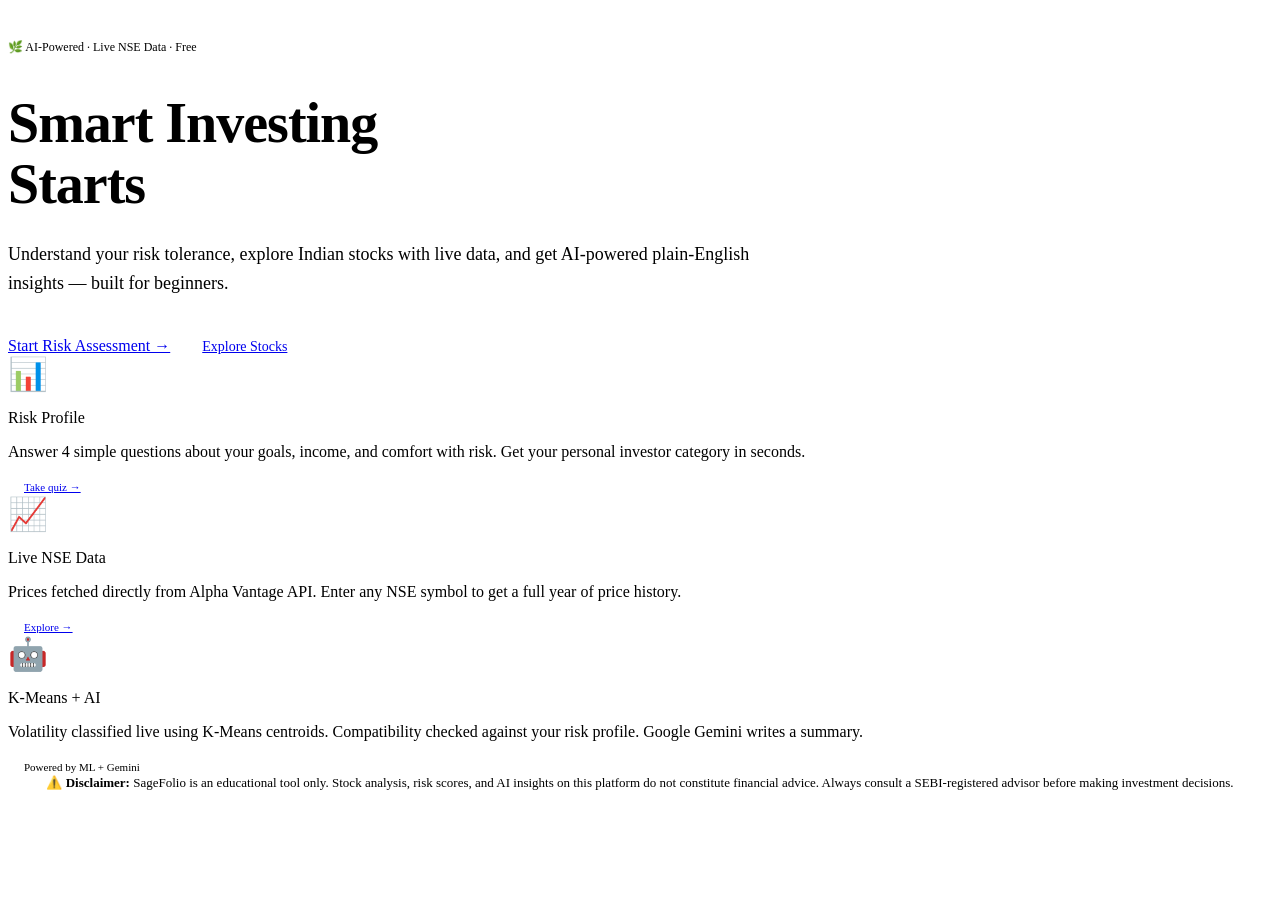
<file: target/classes/templates/index.html>
<!DOCTYPE html>
<html lang="en" xmlns:th="http://www.thymeleaf.org"
      th:replace="~{layout :: html(pageTitle='Home', currentPage='home', content=~{::main})}">
<head></head>
<body>
<main>
  <!-- Hero -->
  <div class="sf-main text-center pb-0 pt-5" style="max-width:800px;margin-top:40px;">
    <div class="sf-badge px-3 py-2 mb-4" style="background:var(--blue-bg);border-color:rgba(59,130,246,0.3);color:var(--blue);font-size:12px;">🌿 AI-Powered · Live NSE Data · Free</div>
    <h1 style="font-size:56px;font-weight:900;line-height:1.1;letter-spacing:-1px;margin-bottom:24px;">Smart Investing<br>Starts <span style="background:var(--btn-gradient);-webkit-background-clip:text;color:transparent;">Here</span></h1>
    <p style="font-size:18px;color:var(--text-muted);font-weight:400;margin-bottom:40px;line-height:1.6;">Understand your risk tolerance, explore Indian stocks with live data, and get AI-powered plain-English insights — built for beginners.</p>
    <div class="d-flex justify-content-center gap-3">
      <a href="/risk-profile" class="sf-btn-primary">Start Risk Assessment →</a>
      <a href="/stock-analysis" class="sf-btn-outline" style="padding:12px 28px;font-size:14px;">Explore Stocks</a>
    </div>
  </div>

  <!-- Feature Cards -->
  <div class="sf-main mt-5">
    <div class="row g-4">
      <div class="col-md-4">
        <div class="sf-card h-100">
          <div style="font-size:32px;margin-bottom:16px;">📊</div>
          <div class="sf-card-header-main fs-4 mb-3">Risk Profile</div>
          <p class="sf-card-desc mb-4">Answer 4 simple questions about your goals, income, and comfort with risk. Get your personal investor category in seconds.</p>
          <a href="/risk-profile" class="sf-badge sf-badge-primary" style="cursor:pointer;padding:8px 16px;font-size:11px;">Take quiz →</a>
        </div>
      </div>
      <div class="col-md-4">
        <div class="sf-card h-100">
          <div style="font-size:32px;margin-bottom:16px;">📈</div>
          <div class="sf-card-header-main fs-4 mb-3">Live NSE Data</div>
          <p class="sf-card-desc mb-4">Prices fetched directly from Alpha Vantage API. Enter any NSE symbol to get a full year of price history.</p>
          <a href="/stock-analysis" class="sf-badge sf-badge-green" style="cursor:pointer;padding:8px 16px;font-size:11px;">Explore →</a>
        </div>
      </div>
      <div class="col-md-4">
        <div class="sf-card h-100">
          <div style="font-size:32px;margin-bottom:16px;">🤖</div>
          <div class="sf-card-header-main fs-4 mb-3">K-Means + AI</div>
          <p class="sf-card-desc mb-4">Volatility classified live using K-Means centroids. Compatibility checked against your risk profile. Google Gemini writes a summary.</p>
          <span class="sf-badge sf-badge-yellow" style="padding:8px 16px;font-size:11px;">Powered by ML + Gemini</span>
        </div>
      </div>
    </div>

    <!-- Disclaimer -->
    <div class="sf-card mt-5" style="background:var(--bg-nav);border-color:var(--border);">
      <div style="font-size:13px;color:var(--text-muted);text-align:center;">
        ⚠️ <strong>Disclaimer:</strong> SageFolio is an educational tool only. Stock analysis, risk scores, and AI insights on this platform do not constitute financial advice. Always consult a SEBI-registered advisor before making investment decisions.
      </div>
    </div>
  </div>
</main>
</body>
</html>
</file>
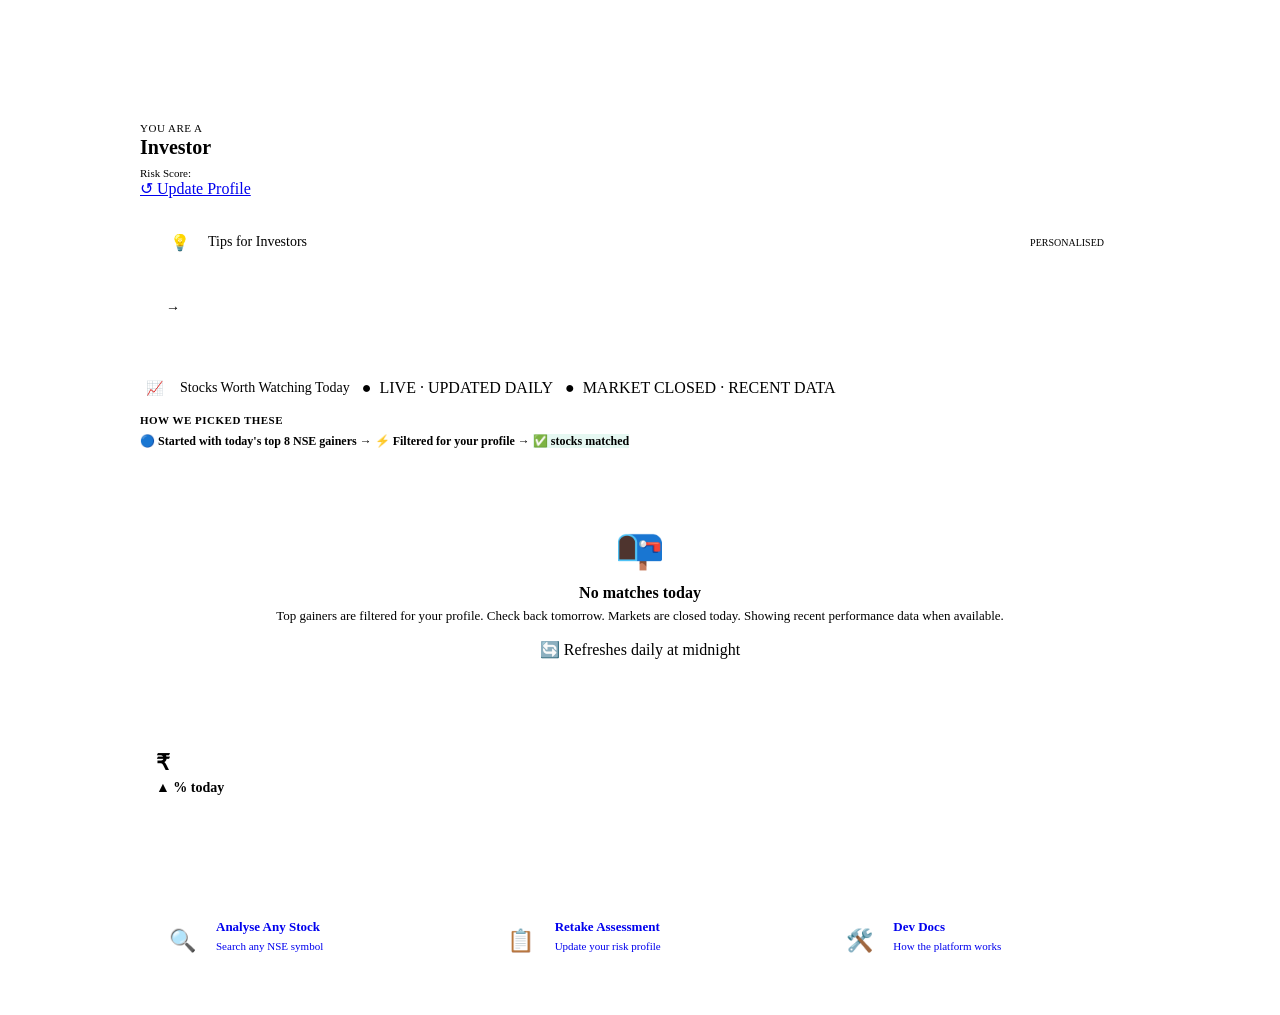
<file: target/classes/templates/dashboard.html>
<!DOCTYPE html>
<html xmlns:th="http://www.thymeleaf.org"
      th:replace="~{layout :: html(pageTitle='Dashboard', currentPage='dashboard', content=~{::main})}">
<body>
<main>
<div style="padding: 24px 32px; max-width: 1000px; margin: 0 auto; display: flex; flex-direction: column; gap: 8px;">

<style>
  /* Pulse animation for gauge */
  @keyframes pulseRing {
    0% { transform: scale(1); opacity: 0.5; }
    100% { transform: scale(1.3); opacity: 0; }
  }
  
  /* Update Profile button hover */
  .sf-update-btn {
    transition: all 0.2s ease;
  }
  .sf-update-btn:hover {
    box-shadow: 0 0 10px var(--categoryColor, var(--primary));
  }
  .sf-update-btn:hover .spin-icon {
    display: inline-block;
    animation: spinIcon 1s linear infinite;
  }
  @keyframes spinIcon { 100% { transform: rotate(360deg); } }

  /* Tip row hover */
  .sf-tip-row {
    border-left: 2px solid transparent;
    border-bottom: 1px solid var(--border-light);
    transition: background-color 0.2s ease, border-left-color 0.2s ease;
  }
  .sf-tip-row:last-child {
    border-bottom: none;
  }
  .sf-tip-row:hover {
    border-left-color: var(--primary);
    background-color: var(--bg-surface) !important;
  }
  
  /* Blinking Live Dot */
  @keyframes blinkDot {
    0% { opacity: 1; }
    50% { opacity: 0.3; }
    100% { opacity: 1; }
  }
  .live-dot {
    display: inline-block;
    color: var(--green);
    animation: blinkDot 1.5s infinite;
    margin-right: 4px;
  }

  /* Stock Card Hover */
  .sf-stock-card {
    transition: transform 0.2s ease, box-shadow 0.2s ease, border-color 0.2s ease;
  }
  .sf-stock-card:hover {
    transform: translateY(-3px);
  }

  /* Quick Action Hover */
  .sf-quick-action {
    transition: all 0.2s ease;
    position: relative;
    overflow: hidden;
  }
  .sf-quick-action:hover {
    background-color: var(--bg-surface);
  }
  .sf-quick-action .action-arrow {
    position: absolute;
    bottom: 12px;
    right: 12px;
    opacity: 0;
    transform: translateX(-10px);
    transition: all 0.2s ease;
    font-weight: 800;
  }
  .sf-quick-action:hover .action-arrow {
    opacity: 1;
    transform: translateX(0);
  }

  /* Responsive grids */
  @media (max-width: 768px) {
    .sf-quick-actions-grid, .sf-stocks-grid {
      grid-template-columns: 1fr !important;
    }
  }
</style>

  <!-- ── A. PROFILE SUMMARY BAR ── -->
  <div class="sf-card" th:style="'display:flex; align-items:center; gap:20px; border-color: var(--categoryColor, var(--primary)); margin-bottom:28px; position:relative; overflow:hidden; background: radial-gradient(circle at 50px 50px, color-mix(in srgb, var(--categoryColor, var(--primary)) 15%, transparent), transparent 70%), var(--bg-surface);'">

    <!-- Score gauge (large doughnut with pulse) -->
    <div style="position:relative; width:90px; height:90px; flex-shrink:0; display:flex; align-items:center; justify-content:center;">
      <!-- Pulse Ring -->
      <div style="position:absolute; inset:0; border-radius:50%; background-color: var(--categoryColor, var(--primary)); animation: pulseRing 3s infinite; z-index:0;"></div>
      <!-- Canvas -->
      <canvas id="miniGauge" width="90" height="90" th:style="'position:relative; z-index:1; filter: drop-shadow(0 0 8px color-mix(in srgb, var(--categoryColor, var(--primary)) 40%, transparent));'"></canvas>
      <div style="position:absolute; inset:0; display:flex; flex-direction:column;
           align-items:center; justify-content:center; z-index:2;">
        <span style="font-size:22px; font-weight:900;
              color: var(--categoryColor, var(--primary))"
              th:text="${profile.score}"></span>
      </div>
    </div>

    <!-- Profile text -->
    <div style="flex:1; z-index:1;">
      <div style="font-size:11px; color:var(--text-muted); margin-bottom:2px; text-transform:uppercase; letter-spacing:0.5px;">
        YOU ARE A
      </div>
      <div style="font-size:20px; font-weight:800; color:var(--categoryColor, var(--primary)); text-transform:capitalize; margin-bottom: 8px;">
        <span th:text="${profile.category}"></span> Investor
      </div>
      <div style="display:flex; align-items:center; gap:8px;">
        <div style="font-size:11px; color:var(--text-muted);">
          Risk Score: <strong th:text="${profile.score} + ' / 100'"></strong>
        </div>
        <!-- Mini progress bar -->
        <div style="width:80px; height:4px; background:var(--bg-surface-2); border-radius:2px; overflow:hidden;">
          <div th:style="'height:100%; width:' + ${profile.score} + '%; background:var(--categoryColor, var(--primary));'"></div>
        </div>
      </div>
    </div>

    <!-- Update link -->
    <a href="/risk-profile" class="sf-update-btn"
       th:style="'font-size:11px; color:var(--categoryColor, var(--primary)); text-decoration:none; border:1px solid var(--categoryColor, var(--primary)); border-radius:7px; padding:8px 16px; white-space:nowrap; z-index:1;'">
      <span class="spin-icon">↺</span> Update Profile
    </a>
  </div>

  <!-- ── B. PERSONALISED TIPS ── -->
  <div class="sf-card" style="border-color:var(--blue); margin-bottom:28px; padding:0; overflow:hidden;">
    <div style="display:flex; align-items:center; gap:12px; margin-bottom:0; padding:20px 24px; border-bottom:1px solid var(--border-light);">
      <div style="width:32px; height:32px; border-radius:8px; background:linear-gradient(135deg, var(--blue), color-mix(in srgb, var(--blue) 50%, transparent)); display:flex; align-items:center; justify-content:center; font-size:16px;">
        💡
      </div>
      <div class="sf-card-label" style="margin-bottom:0; font-size:14px;">
        Tips for <span th:text="${profile.category}"></span> Investors
      </div>
      <span class="sf-badge sf-badge-primary" style="padding:6px 12px; font-size:10px; box-shadow: 0 0 8px color-mix(in srgb, var(--blue) 30%, transparent); margin-left:auto;">PERSONALISED</span>
    </div>

    <div style="padding: 10px 0;">
      <div th:each="tip, stat : ${tips}" class="sf-tip-row"
           style="display:flex; align-items:flex-start; gap:12px; padding:12px 24px;"
           th:styleappend="${stat.even} ? 'background:var(--bg-base)' : 'background:var(--bg-surface-2)'">
        <span style="color:var(--primary); font-weight:800; font-size:14px; flex-shrink:0;">→</span>
        <span style="font-size:13px; color:var(--text); line-height:1.6;"
              th:text="${tip}"></span>
      </div>
    </div>
  </div>

  <!-- ── C. STOCK RECOMMENDATIONS ── -->
  <div class="sf-card" style="border-color:var(--green); margin-bottom:28px;">
    <div style="display:flex; align-items:center; justify-content:space-between; margin-bottom:12px;">
      <div style="display:flex; align-items:center; gap:12px;">
        <div style="width:28px; height:28px; border-radius:6px; background:linear-gradient(135deg, var(--green), color-mix(in srgb, var(--green) 30%, transparent)); display:flex; align-items:center; justify-content:center; font-size:14px;">
          📈
        </div>
        <div class="sf-card-label" style="margin-bottom:0; font-size:14px;">
          Stocks Worth Watching Today
        </div>
        <span th:if="${!isWeekend}" class="sf-badge sf-badge-green"><span class="live-dot">●</span> LIVE · UPDATED DAILY</span>
        <span th:if="${isWeekend}"  class="sf-badge sf-badge-yellow"><span class="live-dot">●</span> MARKET CLOSED · RECENT DATA</span>
      </div>
    </div>

    <!-- How we picked these flow -->
    <div style="margin-bottom: 20px; padding-bottom: 16px; border-bottom: 1px solid var(--border-light);">
      <div style="font-size: 11px; font-weight: 700; color: var(--text-muted); text-transform: uppercase; margin-bottom: 8px; letter-spacing: 0.5px;">How we picked these</div>
      <div class="d-flex align-items-center gap-2 flex-wrap" style="font-size: 12px; font-weight: 600;">
         <span class="sf-badge" style="background: var(--bg-surface-2); color: var(--text);">🔵 Started with today's top 8 NSE gainers</span>
         <span style="color: var(--text-muted);">→</span>
         <span class="sf-badge" style="background: var(--bg-surface-2); color: var(--text);">⚡ Filtered for your <span th:text="${profile.category}"></span> profile</span>
         <span style="color: var(--text-muted);">→</span>
         <span class="sf-badge" style="background: rgba(16, 185, 129, 0.1); color: var(--green);">✅ <span th:text="${#lists.size(recommended)}"></span> stocks matched</span>
      </div>
    </div>

    <!-- Empty state -->
    <div th:if="${#lists.isEmpty(recommended)}" style="border:1px dashed var(--border); border-radius:12px; padding:40px 20px; text-align:center; background:var(--bg-base); margin:20px 0;">
      <div style="font-size:40px; margin-bottom:12px;">📭</div>
      <div style="font-size:16px; font-weight:800; color:var(--text); margin-bottom:6px;">No matches today</div>
      <div style="font-size:13px; color:var(--text-muted); margin-bottom:16px;">
        <span th:if="${!isWeekend}">Top gainers are filtered for your <span th:text="${profile.category}"></span> profile. Check back tomorrow.</span>
        <span th:if="${isWeekend}">Markets are closed today. Showing recent performance data when available.</span>
      </div>
      <span class="sf-badge" style="background:var(--bg-surface-2); color:var(--text-muted);">🔄 Refreshes daily at midnight</span>
    </div>

    <!-- Stock grid -->
    <div th:if="${not #lists.isEmpty(recommended)}" class="sf-stocks-grid"
         style="display:grid; grid-template-columns:repeat(auto-fill, minmax(240px,1fr)); gap:16px;">

      <div th:each="stock : ${recommended}" class="sf-stock-card"
           style="background:var(--bg-base); border:1px solid var(--border-light);
                  border-top: 3px solid transparent; border-radius:10px; padding:16px; position:relative;"
           th:styleappend="${stock.compatibilityLabel == 'Good Match'} ? 'border-top-color:var(--green);' : 'border-top-color:var(--yellow);'"
           th:attr="onmouseover=${stock.compatibilityLabel == 'Good Match'} ? 'this.style.boxShadow=\'0 4px 12px color-mix(in srgb, var(--green) 20%, transparent)\'' : 'this.style.boxShadow=\'0 4px 12px color-mix(in srgb, var(--yellow) 20%, transparent)\''"
           onmouseout="this.style.boxShadow='none'">

        <!-- Compatibility badge absolute top right -->
        <span th:classappend="${stock.compatibilityLabel == 'Good Match'} ? 'sf-badge-green' : 'sf-badge-yellow'"
              class="sf-badge" style="position:absolute; top:12px; right:12px; font-size:9px; padding:4px 8px;"
              th:text="${stock.compatibilityLabel}"></span>

        <!-- Symbol -->
        <div style="font-size:16px; font-weight:800; color:var(--text); margin-bottom:12px;">
          <span th:text="${stock.symbol}"></span>
        </div>

        <!-- Price -->
        <div style="font-size:22px; font-weight:900; color:var(--text); margin-bottom:4px;">
          ₹<span th:text="${#numbers.formatDecimal(stock.price, 1, 2)}"></span>
        </div>

        <!-- Change % -->
        <div style="font-size:14px; font-weight:700; color:var(--green); margin-bottom:12px;">
          ▲ <span th:text="${#numbers.formatDecimal(stock.changePercent, 1, 2)}"></span>% today
        </div>

        <!-- Volatility badge -->
        <div style="margin-bottom:16px;">
          <span th:classappend="${stock.volatilityLabel == 'Low'} ? 'sf-badge-green'
                               : (${stock.volatilityLabel == 'Medium'} ? 'sf-badge-yellow'
                                                                       : 'sf-badge-red')"
                class="sf-badge" style="font-size:9px;"
                th:text="${stock.volatilityLabel + ' Volatility'}"></span>
        </div>

        <!-- CTA -->
        <a th:href="@{/stock/analyse(symbol=${stock.symbol})}"
           style="display:block; text-align:center; font-size:12px; font-weight:700;
                  color:white; background:var(--btn-gradient);
                  border-radius:8px; padding:10px; text-decoration:none;">
          Analyse This Stock →
        </a>
      </div>
    </div>
  </div>

  <!-- ── D. QUICK ACTIONS ── -->
  <div class="sf-quick-actions-grid" style="display:grid; grid-template-columns:repeat(3,1fr); gap:16px;">
    <a href="/stock-analysis" style="text-decoration:none;">
      <div class="sf-card sf-quick-action" style="padding:20px; cursor:pointer;"
           onmouseover="this.style.borderColor='var(--primary)'"
           onmouseout="this.style.borderColor='var(--border-light)'">
        <div style="display:flex; align-items:flex-start; gap:12px;">
          <div style="width:44px; height:44px; border-radius:10px; background:color-mix(in srgb, var(--primary) 15%, transparent); display:flex; align-items:center; justify-content:center; font-size:22px; flex-shrink:0;">
            🔍
          </div>
          <div>
            <div style="font-size:13px; font-weight:800; color:var(--text); margin-bottom:4px;">
              Analyse Any Stock
            </div>
            <div style="font-size:11px; color:var(--text-muted); line-height:1.4;">
              Search any NSE symbol
            </div>
          </div>
        </div>
        <span class="action-arrow" style="color:var(--primary);">→</span>
      </div>
    </a>

    <a href="/risk-profile" style="text-decoration:none;">
      <div class="sf-card sf-quick-action" style="padding:20px; cursor:pointer;"
           onmouseover="this.style.borderColor='var(--blue)'"
           onmouseout="this.style.borderColor='var(--border-light)'">
        <div style="display:flex; align-items:flex-start; gap:12px;">
          <div style="width:44px; height:44px; border-radius:10px; background:color-mix(in srgb, var(--blue) 15%, transparent); display:flex; align-items:center; justify-content:center; font-size:22px; flex-shrink:0;">
            📋
          </div>
          <div>
            <div style="font-size:13px; font-weight:800; color:var(--text); margin-bottom:4px;">
              Retake Assessment
            </div>
            <div style="font-size:11px; color:var(--text-muted); line-height:1.4;">
              Update your risk profile
            </div>
          </div>
        </div>
        <span class="action-arrow" style="color:var(--blue);">→</span>
      </div>
    </a>

    <a href="/dev-docs" style="text-decoration:none;">
      <div class="sf-card sf-quick-action" style="padding:20px; cursor:pointer;"
           onmouseover="this.style.borderColor='var(--green)'"
           onmouseout="this.style.borderColor='var(--border-light)'">
        <div style="display:flex; align-items:flex-start; gap:12px;">
          <div style="width:44px; height:44px; border-radius:10px; background:color-mix(in srgb, var(--green) 15%, transparent); display:flex; align-items:center; justify-content:center; font-size:22px; flex-shrink:0;">
            🛠️
          </div>
          <div>
            <div style="font-size:13px; font-weight:800; color:var(--text); margin-bottom:4px;">
              Dev Docs
            </div>
            <div style="font-size:11px; color:var(--text-muted); line-height:1.4;">
              How the platform works
            </div>
          </div>
        </div>
        <span class="action-arrow" style="color:var(--green);">→</span>
      </div>
    </a>
  </div>

</div>

<!-- Mini gauge chart script & Dynamic Category Color -->
<script th:inline="javascript">
  const score = /*[[${profile.score}]]*/ 50;
  const category = /*[[${profile.category}]]*/ 'Moderate';
  let colorVar = '--primary';
  if (category === 'Conservative') { colorVar = '--green'; }
  else if (category === 'Moderate') { colorVar = '--yellow'; }
  else if (category === 'Aggressive') { colorVar = '--red'; }
  
  // Set CSS variable on the main wrapper
  document.querySelector('.sf-card').parentElement.style.setProperty('--categoryColor', `var(${colorVar})`);

  const colorHex = category === 'Conservative' ? '#10b981'
                 : category === 'Moderate'     ? '#f59e0b' : '#ef4444';
  const ctx = document.getElementById('miniGauge').getContext('2d');
  new Chart(ctx, {
    type: 'doughnut',
    data: {
      datasets: [{
        data: [score, 100 - score],
        backgroundColor: [colorHex, '#1f2937'],
        borderWidth: 0,
      }]
    },
    options: {
      cutout: '76%',
      plugins: { legend: { display: false }, tooltip: { enabled: false } },
      events: []
    }
  });
</script>
</main>
</body>
</html>
</file>
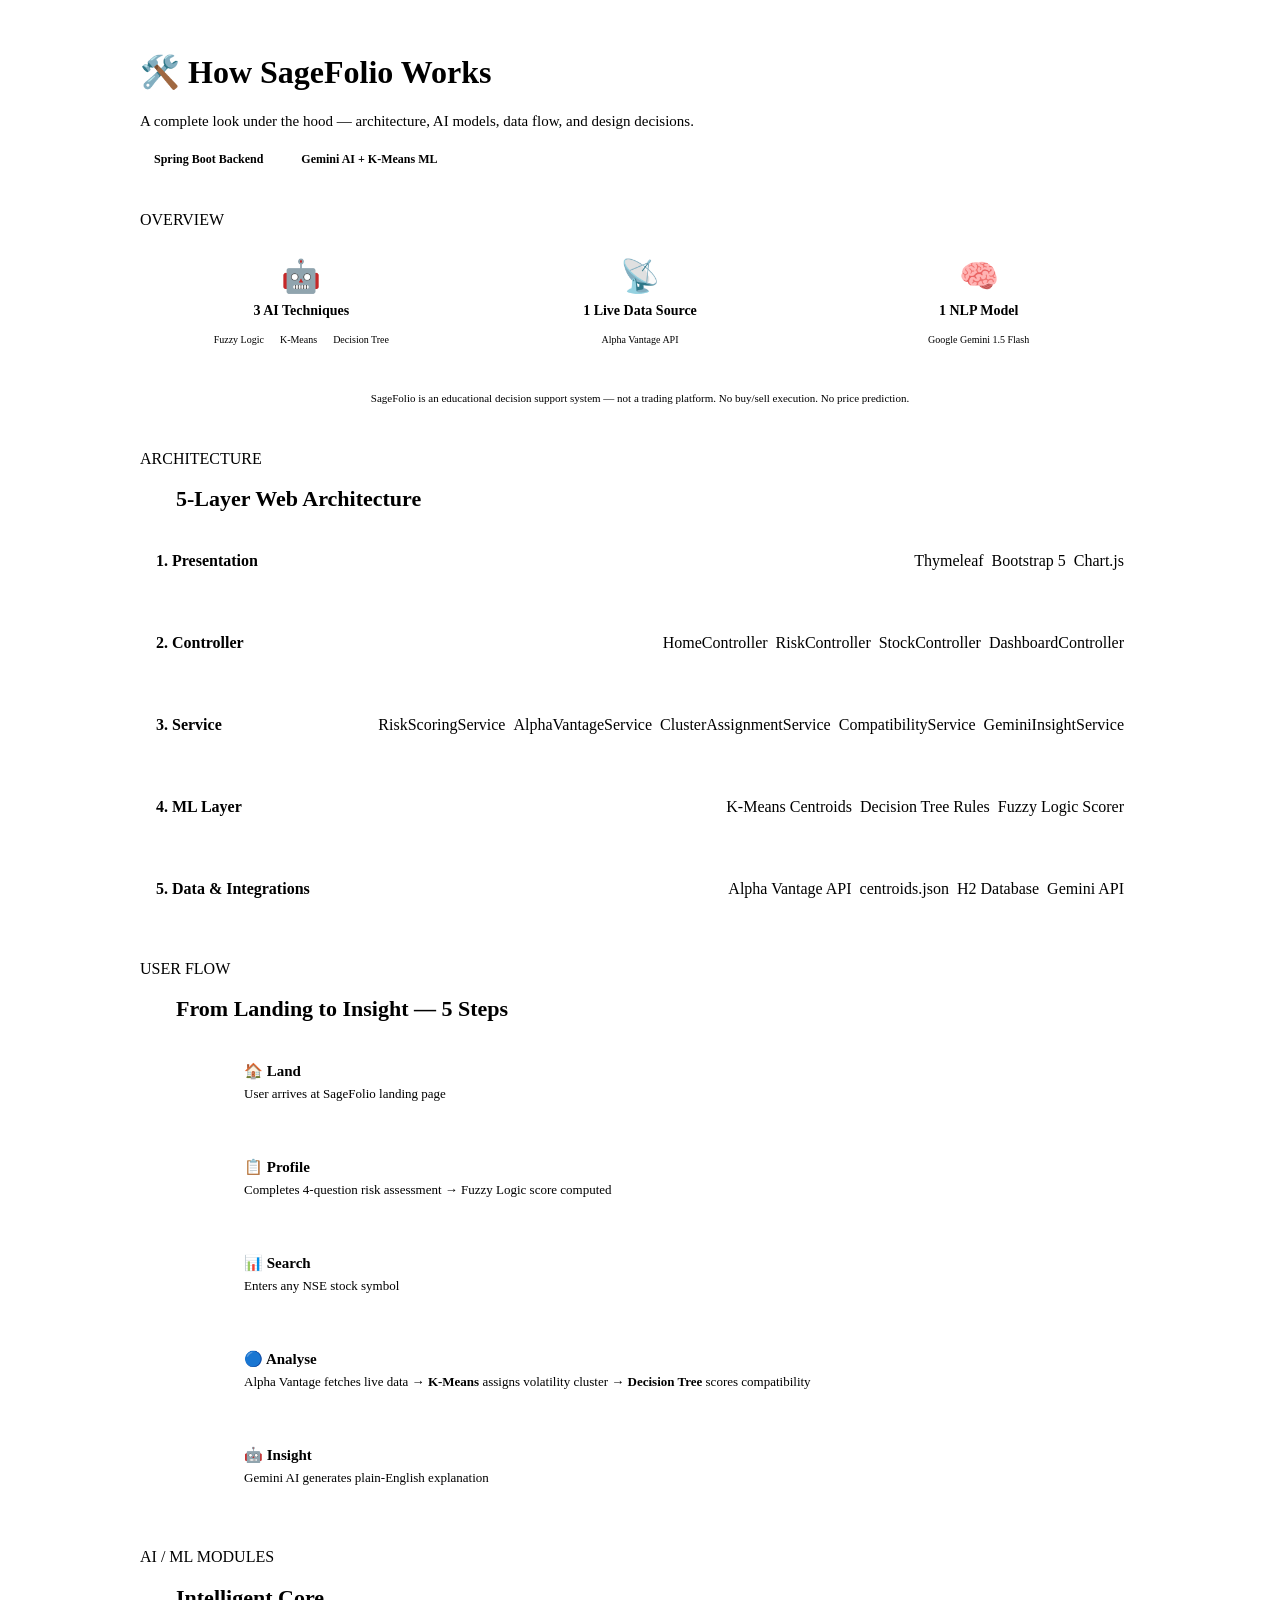
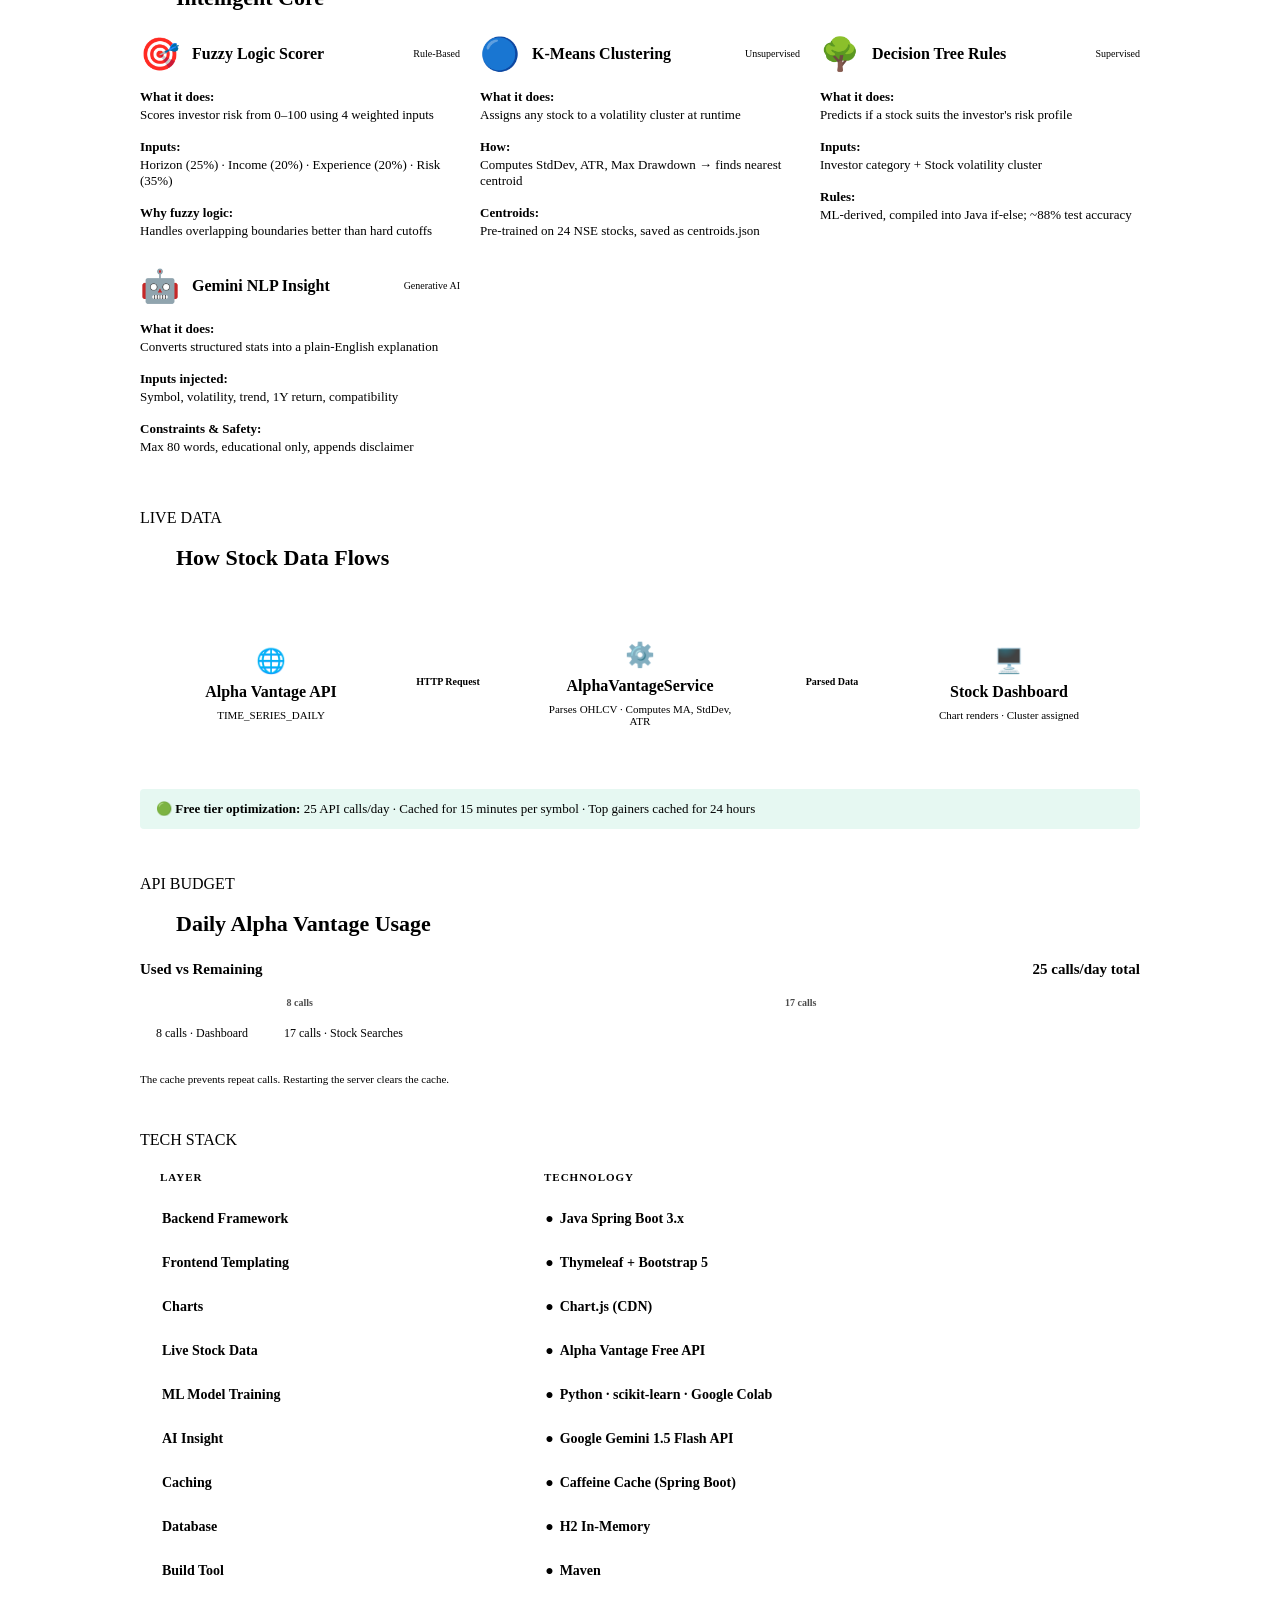
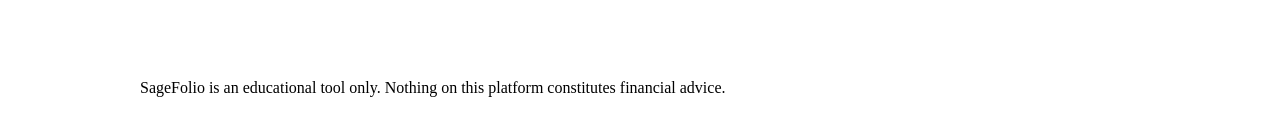
<file: target/classes/templates/dev-docs.html>
<!DOCTYPE html>
<html xmlns:th="http://www.thymeleaf.org"
      th:replace="~{layout :: html(pageTitle='Dev Docs', currentPage='dev-docs', content=~{::main})}">
<body>
<main>
<div style="padding: 24px 32px; max-width: 1000px; margin: 0 auto; display: flex; flex-direction: column; gap: 8px;">

  <!-- A. PAGE HEADER -->
  <div style="margin-bottom: 30px;">
    <h1 style="font-size: 32px; font-weight: 800; color: var(--text);">🛠️ How SageFolio Works</h1>
    <p style="color: var(--text-muted); font-size: 15px; margin-top: 8px;">A complete look under the hood — architecture, AI models, data flow, and design decisions.</p>
    <div style="display: flex; gap: 10px; margin-top: 16px;">
      <span class="sf-header-badge" style="background:var(--green-bg); color:var(--green); padding:6px 14px; border-radius:12px; font-size:12px; font-weight:700;">Spring Boot Backend</span>
      <span class="sf-header-badge" style="background:var(--yellow-bg); color:var(--accent); padding:6px 14px; border-radius:12px; font-size:12px; font-weight:700;">Gemini AI + K-Means ML</span>
    </div>
  </div>

<style>
  /* Dev Docs Enhancements */
  
  /* Section marker */
  .section-heading-marker {
    display: inline-block;
    width: 24px;
    height: 3px;
    background-color: var(--primary);
    margin-right: 12px;
    vertical-align: middle;
    border-radius: 2px;
  }
  
  h2.sf-section-title {
    font-size: 22px;
    font-weight: 900;
    color: var(--text);
    margin-bottom: 24px;
    display: flex;
    align-items: center;
  }

  .sf-card-label {
    margin-bottom: 8px;
  }

  /* Header Badges */
  .sf-header-badge {
    transition: box-shadow 0.2s ease;
  }
  .sf-header-badge:hover {
    box-shadow: 0 0 10px currentColor;
  }

  /* Overview Cards Hover */
  .sf-overview-card {
    transition: box-shadow 0.2s ease;
  }
  .sf-overview-card.primary:hover { box-shadow: -4px 0 15px color-mix(in srgb, var(--primary) 20%, transparent); }
  .sf-overview-card.yellow:hover  { box-shadow: -4px 0 15px color-mix(in srgb, var(--yellow) 20%, transparent); }
  .sf-overview-card.green:hover   { box-shadow: -4px 0 15px color-mix(in srgb, var(--green) 20%, transparent); }

  /* Architecture Layers Hover */
  .sf-arch-layer {
    transition: transform 0.2s ease, box-shadow 0.2s ease;
  }
  .sf-arch-layer:hover {
    transform: translateY(-2px);
  }
  .sf-arch-layer.primary:hover { box-shadow: 0 4px 12px color-mix(in srgb, var(--primary) 15%, transparent); }
  .sf-arch-layer.blue:hover  { box-shadow: 0 4px 12px color-mix(in srgb, var(--blue) 15%, transparent); }
  .sf-arch-layer.green:hover   { box-shadow: 0 4px 12px color-mix(in srgb, var(--green) 15%, transparent); }
  .sf-arch-layer.yellow:hover  { box-shadow: 0 4px 12px color-mix(in srgb, var(--yellow) 15%, transparent); }
  .sf-arch-layer.red:hover     { box-shadow: 0 4px 12px color-mix(in srgb, var(--red) 15%, transparent); }

  /* AI Card Hover */
  .sf-ai-card {
    transition: transform 0.2s ease, border-color 0.2s ease;
  }
  .sf-ai-card:hover {
    transform: scale(1.02);
  }
  .sf-ai-card.primary:hover { border-top-color: var(--primary) !important; }
  .sf-ai-card.blue:hover  { border-top-color: var(--blue) !important; }
  .sf-ai-card.green:hover   { border-top-color: var(--green) !important; }
  .sf-ai-card.yellow:hover  { border-top-color: var(--yellow) !important; }

  /* Data Flow Connector */
  @keyframes flowDash {
    to { background-position: -20px 0; }
  }
  .flow-connector {
    height: 3px;
    flex: 1;
    background: repeating-linear-gradient(90deg, var(--primary) 0, var(--primary) 5px, transparent 5px, transparent 10px);
    background-size: 20px 100%;
    animation: flowDash 1s linear infinite;
    min-width: 40px;
    position: relative;
    opacity: 0.5;
  }
  .flow-connector::after {
    content: '';
    position: absolute;
    right: -2px;
    top: -4px;
    width: 0; 
    height: 0; 
    border-top: 5px solid transparent;
    border-bottom: 5px solid transparent;
    border-left: 6px solid var(--primary);
  }

  /* Table row hover */
  .sf-tech-row {
    transition: background-color 0.2s ease, border-left-color 0.2s ease;
    border-left: 2px solid transparent;
  }
  .sf-tech-row:hover {
    background-color: var(--bg-surface) !important;
    border-left-color: var(--primary);
  }

  /* Connector Line */
  .connector-block {
    display: flex;
    flex-direction: column;
    align-items: center;
    justify-content: center;
    height: 32px;
  }
  .connector-line {
    width: 2px;
    height: 100%;
    border-left: 2px dashed var(--border-light);
  }
  .connector-arrow {
    width: 0; 
    height: 0; 
    border-left: 5px solid transparent;
    border-right: 5px solid transparent;
    border-top: 6px solid var(--border-light);
    margin-top: -1px;
  }
</style>

  <!-- B. PLATFORM OVERVIEW CARD -->
  <div class="sf-card" style="margin-bottom: 38px;">
    <div class="sf-card-label">OVERVIEW</div>
    <div style="display: grid; grid-template-columns: repeat(3, 1fr); gap: 16px; margin-bottom: 24px;">
      
      <div class="sf-overview-card primary" style="background: var(--bg-surface-2); padding: 20px 16px; border-radius: 8px; text-align: center; border-bottom: 3px solid var(--primary);">
        <div style="font-size: 32px; margin-bottom: 8px;">🤖</div>
        <div style="font-size: 14px; font-weight: 800; color: var(--text); margin-bottom: 12px;">3 AI Techniques</div>
        <div style="display:flex; gap:4px; flex-wrap:wrap; justify-content:center;">
          <span style="font-size:10px; background:var(--bg-base); border:1px solid var(--border-light); border-radius:4px; padding:3px 6px;">Fuzzy Logic</span>
          <span style="font-size:10px; background:var(--bg-base); border:1px solid var(--border-light); border-radius:4px; padding:3px 6px;">K-Means</span>
          <span style="font-size:10px; background:var(--bg-base); border:1px solid var(--border-light); border-radius:4px; padding:3px 6px;">Decision Tree</span>
        </div>
      </div>
      
      <div class="sf-overview-card yellow" style="background: var(--bg-surface-2); padding: 20px 16px; border-radius: 8px; text-align: center; border-bottom: 3px solid var(--yellow);">
        <div style="font-size: 32px; margin-bottom: 8px;">📡</div>
        <div style="font-size: 14px; font-weight: 800; color: var(--text); margin-bottom: 12px;">1 Live Data Source</div>
        <div style="display:flex; gap:4px; flex-wrap:wrap; justify-content:center;">
          <span style="font-size:10px; background:var(--bg-base); border:1px solid var(--border-light); border-radius:4px; padding:3px 6px;">Alpha Vantage API</span>
        </div>
      </div>
      
      <div class="sf-overview-card green" style="background: var(--bg-surface-2); padding: 20px 16px; border-radius: 8px; text-align: center; border-bottom: 3px solid var(--green);">
        <div style="font-size: 32px; margin-bottom: 8px;">🧠</div>
        <div style="font-size: 14px; font-weight: 800; color: var(--text); margin-bottom: 12px;">1 NLP Model</div>
        <div style="display:flex; gap:4px; flex-wrap:wrap; justify-content:center;">
          <span style="font-size:10px; background:var(--bg-base); border:1px solid var(--border-light); border-radius:4px; padding:3px 6px;">Google Gemini 1.5 Flash</span>
        </div>
      </div>
      
    </div>
    <p style="font-size: 11px; color: var(--text-muted); text-align: center; margin: 0;">SageFolio is an educational decision support system — not a trading platform. No buy/sell execution. No price prediction.</p>
  </div>

  <!-- C. SYSTEM ARCHITECTURE -->
  <div style="margin-bottom: 38px;">
    <div class="sf-card-label">ARCHITECTURE</div>
    <h2 class="sf-section-title"><span class="section-heading-marker"></span>5-Layer Web Architecture</h2>
    
    <div style="display: flex; flex-direction: column; gap: 0px;">
      <!-- Layer 1 -->
      <div class="sf-arch-layer primary" style="background: var(--bg-surface); border: 1px solid var(--border-light); border-left: 4px solid var(--primary); border-radius: 8px; padding: 16px; display: flex; align-items: center; justify-content: space-between; z-index:2; position:relative;">
        <div style="font-weight: 800; color: var(--primary);">1. Presentation</div>
        <div style="display: flex; gap: 8px;">
          <span class="sf-badge" style="background: color-mix(in srgb, var(--primary) 10%, var(--bg-surface-2)); color: var(--text-muted); border:1px solid color-mix(in srgb, var(--primary) 30%, transparent);">Thymeleaf</span>
          <span class="sf-badge" style="background: color-mix(in srgb, var(--primary) 10%, var(--bg-surface-2)); color: var(--text-muted); border:1px solid color-mix(in srgb, var(--primary) 30%, transparent);">Bootstrap 5</span>
          <span class="sf-badge" style="background: color-mix(in srgb, var(--primary) 10%, var(--bg-surface-2)); color: var(--text-muted); border:1px solid color-mix(in srgb, var(--primary) 30%, transparent);">Chart.js</span>
        </div>
      </div>
      <div class="connector-block"><div class="connector-line"></div><div class="connector-arrow"></div></div>
      
      <!-- Layer 2 -->
      <div class="sf-arch-layer blue" style="background: var(--bg-surface); border: 1px solid var(--border-light); border-left: 4px solid var(--blue); border-radius: 8px; padding: 16px; display: flex; align-items: center; justify-content: space-between; z-index:2; position:relative;">
        <div style="font-weight: 800; color: var(--blue);">2. Controller</div>
        <div style="display: flex; gap: 8px; flex-wrap: wrap; justify-content: flex-end;">
          <span class="sf-badge" style="background: color-mix(in srgb, var(--blue) 10%, var(--bg-surface-2)); color: var(--text-muted); border:1px solid color-mix(in srgb, var(--blue) 30%, transparent);">HomeController</span>
          <span class="sf-badge" style="background: color-mix(in srgb, var(--blue) 10%, var(--bg-surface-2)); color: var(--text-muted); border:1px solid color-mix(in srgb, var(--blue) 30%, transparent);">RiskController</span>
          <span class="sf-badge" style="background: color-mix(in srgb, var(--blue) 10%, var(--bg-surface-2)); color: var(--text-muted); border:1px solid color-mix(in srgb, var(--blue) 30%, transparent);">StockController</span>
          <span class="sf-badge" style="background: color-mix(in srgb, var(--blue) 10%, var(--bg-surface-2)); color: var(--text-muted); border:1px solid color-mix(in srgb, var(--blue) 30%, transparent);">DashboardController</span>
        </div>
      </div>
      <div class="connector-block"><div class="connector-line"></div><div class="connector-arrow"></div></div>
      
      <!-- Layer 3 -->
      <div class="sf-arch-layer green" style="background: var(--bg-surface); border: 1px solid var(--border-light); border-left: 4px solid var(--green); border-radius: 8px; padding: 16px; display: flex; align-items: center; justify-content: space-between; z-index:2; position:relative;">
        <div style="font-weight: 800; color: var(--green);">3. Service</div>
        <div style="display: flex; gap: 8px; flex-wrap: wrap; justify-content: flex-end;">
          <span class="sf-badge" style="background: color-mix(in srgb, var(--green) 10%, var(--bg-surface-2)); color: var(--text-muted); border:1px solid color-mix(in srgb, var(--green) 30%, transparent);">RiskScoringService</span>
          <span class="sf-badge" style="background: color-mix(in srgb, var(--green) 10%, var(--bg-surface-2)); color: var(--text-muted); border:1px solid color-mix(in srgb, var(--green) 30%, transparent);">AlphaVantageService</span>
          <span class="sf-badge" style="background: color-mix(in srgb, var(--green) 10%, var(--bg-surface-2)); color: var(--text-muted); border:1px solid color-mix(in srgb, var(--green) 30%, transparent);">ClusterAssignmentService</span>
          <span class="sf-badge" style="background: color-mix(in srgb, var(--green) 10%, var(--bg-surface-2)); color: var(--text-muted); border:1px solid color-mix(in srgb, var(--green) 30%, transparent);">CompatibilityService</span>
          <span class="sf-badge" style="background: color-mix(in srgb, var(--green) 10%, var(--bg-surface-2)); color: var(--text-muted); border:1px solid color-mix(in srgb, var(--green) 30%, transparent);">GeminiInsightService</span>
        </div>
      </div>
      <div class="connector-block"><div class="connector-line"></div><div class="connector-arrow"></div></div>
      
      <!-- Layer 4 -->
      <div class="sf-arch-layer yellow" style="background: var(--bg-surface); border: 1px solid var(--border-light); border-left: 4px solid var(--yellow); border-radius: 8px; padding: 16px; display: flex; align-items: center; justify-content: space-between; z-index:2; position:relative;">
        <div style="font-weight: 800; color: var(--yellow);">4. ML Layer</div>
        <div style="display: flex; gap: 8px; flex-wrap: wrap; justify-content: flex-end;">
          <span class="sf-badge" style="background: color-mix(in srgb, var(--yellow) 10%, var(--bg-surface-2)); color: var(--text-muted); border:1px solid color-mix(in srgb, var(--yellow) 30%, transparent);">K-Means Centroids</span>
          <span class="sf-badge" style="background: color-mix(in srgb, var(--yellow) 10%, var(--bg-surface-2)); color: var(--text-muted); border:1px solid color-mix(in srgb, var(--yellow) 30%, transparent);">Decision Tree Rules</span>
          <span class="sf-badge" style="background: color-mix(in srgb, var(--yellow) 10%, var(--bg-surface-2)); color: var(--text-muted); border:1px solid color-mix(in srgb, var(--yellow) 30%, transparent);">Fuzzy Logic Scorer</span>
        </div>
      </div>
      <div class="connector-block"><div class="connector-line"></div><div class="connector-arrow"></div></div>
      
      <!-- Layer 5 -->
      <div class="sf-arch-layer red" style="background: var(--bg-surface); border: 1px solid var(--border-light); border-left: 4px solid var(--red); border-radius: 8px; padding: 16px; display: flex; align-items: center; justify-content: space-between; z-index:2; position:relative;">
        <div style="font-weight: 800; color: var(--red);">5. Data & Integrations</div>
        <div style="display: flex; gap: 8px; flex-wrap: wrap; justify-content: flex-end;">
          <span class="sf-badge" style="background: color-mix(in srgb, var(--red) 10%, var(--bg-surface-2)); color: var(--text-muted); border:1px solid color-mix(in srgb, var(--red) 30%, transparent);">Alpha Vantage API</span>
          <span class="sf-badge" style="background: color-mix(in srgb, var(--red) 10%, var(--bg-surface-2)); color: var(--text-muted); border:1px solid color-mix(in srgb, var(--red) 30%, transparent);">centroids.json</span>
          <span class="sf-badge" style="background: color-mix(in srgb, var(--red) 10%, var(--bg-surface-2)); color: var(--text-muted); border:1px solid color-mix(in srgb, var(--red) 30%, transparent);">H2 Database</span>
          <span class="sf-badge" style="background: color-mix(in srgb, var(--red) 10%, var(--bg-surface-2)); color: var(--text-muted); border:1px solid color-mix(in srgb, var(--red) 30%, transparent);">Gemini API</span>
        </div>
      </div>
    </div>
  </div>

  <!-- D. USER FLOW -->
  <div style="margin-bottom: 38px;">
    <div class="sf-card-label">USER FLOW</div>
    <h2 class="sf-section-title"><span class="section-heading-marker"></span>From Landing to Insight — 5 Steps</h2>
    
    <div style="position: relative; padding-left: 20px;">
      <!-- Continuous Timeline Line -->
      <div style="position: absolute; left: 41px; top: 10px; bottom: 20px; width: 2px; background: var(--border-light); z-index: 0;"></div>
      
      <div style="display: flex; flex-direction: column; gap: 24px;">
        
        <div style="display: flex; align-items: flex-start; gap: 20px; position: relative; z-index: 1;">
          <div style="width: 44px; height: 44px; border-radius: 50%; background: linear-gradient(135deg, var(--green), var(--primary)); border: 3px solid var(--bg-surface); display: flex; align-items: center; justify-content: center; color: white; font-weight: 800; font-size: 16px; flex-shrink: 0; box-shadow: 0 0 10px color-mix(in srgb, var(--primary) 30%, transparent);">1</div>
          <div class="sf-card" style="padding: 16px 20px; flex: 1; margin-bottom: 0;">
            <div style="font-weight: 800; font-size: 15px; color: var(--text);">🏠 Land</div>
            <div style="font-size: 13px; color: var(--text-muted); margin-top: 6px;">User arrives at SageFolio landing page</div>
          </div>
        </div>
        
        <div style="display: flex; align-items: flex-start; gap: 20px; position: relative; z-index: 1;">
          <div style="width: 44px; height: 44px; border-radius: 50%; background: linear-gradient(135deg, var(--green), var(--primary)); border: 3px solid var(--bg-surface); display: flex; align-items: center; justify-content: center; color: white; font-weight: 800; font-size: 16px; flex-shrink: 0; box-shadow: 0 0 10px color-mix(in srgb, var(--primary) 30%, transparent);">2</div>
          <div class="sf-card" style="padding: 16px 20px; flex: 1; margin-bottom: 0;">
            <div style="font-weight: 800; font-size: 15px; color: var(--text);">📋 Profile</div>
            <div style="font-size: 13px; color: var(--text-muted); margin-top: 6px;">Completes 4-question risk assessment → Fuzzy Logic score computed</div>
          </div>
        </div>
        
        <div style="display: flex; align-items: flex-start; gap: 20px; position: relative; z-index: 1;">
          <div style="width: 44px; height: 44px; border-radius: 50%; background: linear-gradient(135deg, var(--green), var(--primary)); border: 3px solid var(--bg-surface); display: flex; align-items: center; justify-content: center; color: white; font-weight: 800; font-size: 16px; flex-shrink: 0; box-shadow: 0 0 10px color-mix(in srgb, var(--primary) 30%, transparent);">3</div>
          <div class="sf-card" style="padding: 16px 20px; flex: 1; margin-bottom: 0;">
            <div style="font-weight: 800; font-size: 15px; color: var(--text);">📊 Search</div>
            <div style="font-size: 13px; color: var(--text-muted); margin-top: 6px;">Enters any NSE stock symbol</div>
          </div>
        </div>
        
        <div style="display: flex; align-items: flex-start; gap: 20px; position: relative; z-index: 1;">
          <div style="width: 44px; height: 44px; border-radius: 50%; background: linear-gradient(135deg, var(--green), var(--primary)); border: 3px solid var(--bg-surface); display: flex; align-items: center; justify-content: center; color: white; font-weight: 800; font-size: 16px; flex-shrink: 0; box-shadow: 0 0 10px color-mix(in srgb, var(--primary) 30%, transparent);">4</div>
          <div class="sf-card" style="padding: 16px 20px; flex: 1; margin-bottom: 0;">
            <div style="font-weight: 800; font-size: 15px; color: var(--text);">🔵 Analyse</div>
            <div style="font-size: 13px; color: var(--text-muted); margin-top: 6px;">Alpha Vantage fetches live data → <strong style="color:var(--text)">K-Means</strong> assigns volatility cluster → <strong style="color:var(--text)">Decision Tree</strong> scores compatibility</div>
          </div>
        </div>
        
        <div style="display: flex; align-items: flex-start; gap: 20px; position: relative; z-index: 1;">
          <div style="width: 44px; height: 44px; border-radius: 50%; background: linear-gradient(135deg, var(--green), var(--primary)); border: 3px solid var(--bg-surface); display: flex; align-items: center; justify-content: center; color: white; font-weight: 800; font-size: 16px; flex-shrink: 0; box-shadow: 0 0 10px color-mix(in srgb, var(--primary) 30%, transparent);">5</div>
          <div class="sf-card" style="padding: 16px 20px; flex: 1; margin-bottom: 0;">
            <div style="font-weight: 800; font-size: 15px; color: var(--text);">🤖 Insight</div>
            <div style="font-size: 13px; color: var(--text-muted); margin-top: 6px;">Gemini AI generates plain-English explanation</div>
          </div>
        </div>
      </div>
    </div>
  </div>

  <!-- E. AI & ML MODULES -->
  <div style="margin-bottom: 38px;">
    <div class="sf-card-label">AI / ML MODULES</div>
    <h2 class="sf-section-title"><span class="section-heading-marker"></span>Intelligent Core</h2>
    <div style="display: grid; grid-template-columns: repeat(auto-fit, minmax(320px, 1fr)); gap: 20px;">
      
      <!-- Card 1 -->
      <div class="sf-card sf-ai-card yellow" style="margin-bottom: 0; border-top: 3px solid color-mix(in srgb, var(--yellow) 50%, transparent); background: color-mix(in srgb, var(--yellow) 2%, var(--bg-surface));">
        <div style="display: flex; align-items: center; gap: 12px; margin-bottom: 16px;">
          <div style="font-size: 32px;">🎯</div>
          <div style="flex:1;">
            <h3 style="font-size: 16px; font-weight: 800; margin: 0; color:var(--text);">Fuzzy Logic Scorer</h3>
          </div>
          <span class="sf-badge sf-badge-yellow" style="font-size:10px;">Rule-Based</span>
        </div>
        <div style="font-size: 13px; color: var(--text-muted); display:flex; flex-direction:column; gap:8px;">
          <div style="padding-bottom:8px; border-bottom:1px solid var(--border-light);">
            <strong style="color:var(--yellow); display:block; margin-bottom:2px;">What it does:</strong>
            Scores investor risk from 0–100 using 4 weighted inputs
          </div>
          <div style="padding-bottom:8px; border-bottom:1px solid var(--border-light);">
            <strong style="color:var(--yellow); display:block; margin-bottom:2px;">Inputs:</strong>
            Horizon (25%) · Income (20%) · Experience (20%) · Risk (35%)
          </div>
          <div style="padding-bottom:8px; border-bottom:1px solid var(--border-light);">
            <strong style="color:var(--yellow); display:block; margin-bottom:2px;">Why fuzzy logic:</strong>
            Handles overlapping boundaries better than hard cutoffs
          </div>
        </div>
      </div>
      
      <!-- Card 2 -->
      <div class="sf-card sf-ai-card blue" style="margin-bottom: 0; border-top: 3px solid color-mix(in srgb, var(--blue) 50%, transparent); background: color-mix(in srgb, var(--blue) 2%, var(--bg-surface));">
        <div style="display: flex; align-items: center; gap: 12px; margin-bottom: 16px;">
          <div style="font-size: 32px;">🔵</div>
          <div style="flex:1;">
            <h3 style="font-size: 16px; font-weight: 800; margin: 0; color:var(--text);">K-Means Clustering</h3>
          </div>
          <span class="sf-badge sf-badge-primary" style="font-size:10px;">Unsupervised</span>
        </div>
        <div style="font-size: 13px; color: var(--text-muted); display:flex; flex-direction:column; gap:8px;">
          <div style="padding-bottom:8px; border-bottom:1px solid var(--border-light);">
            <strong style="color:var(--blue); display:block; margin-bottom:2px;">What it does:</strong>
            Assigns any stock to a volatility cluster at runtime
          </div>
          <div style="padding-bottom:8px; border-bottom:1px solid var(--border-light);">
            <strong style="color:var(--blue); display:block; margin-bottom:2px;">How:</strong>
            Computes StdDev, ATR, Max Drawdown → finds nearest centroid
          </div>
          <div style="padding-bottom:8px; border-bottom:1px solid var(--border-light);">
            <strong style="color:var(--blue); display:block; margin-bottom:2px;">Centroids:</strong>
            Pre-trained on 24 NSE stocks, saved as centroids.json
          </div>
        </div>
      </div>
      
      <!-- Card 3 -->
      <div class="sf-card sf-ai-card primary" style="margin-bottom: 0; border-top: 3px solid color-mix(in srgb, var(--primary) 50%, transparent); background: color-mix(in srgb, var(--primary) 2%, var(--bg-surface));">
        <div style="display: flex; align-items: center; gap: 12px; margin-bottom: 16px;">
          <div style="font-size: 32px;">🌳</div>
          <div style="flex:1;">
            <h3 style="font-size: 16px; font-weight: 800; margin: 0; color:var(--text);">Decision Tree Rules</h3>
          </div>
          <span class="sf-badge sf-badge-primary" style="font-size:10px;">Supervised</span>
        </div>
        <div style="font-size: 13px; color: var(--text-muted); display:flex; flex-direction:column; gap:8px;">
          <div style="padding-bottom:8px; border-bottom:1px solid var(--border-light);">
            <strong style="color:var(--primary); display:block; margin-bottom:2px;">What it does:</strong>
            Predicts if a stock suits the investor's risk profile
          </div>
          <div style="padding-bottom:8px; border-bottom:1px solid var(--border-light);">
            <strong style="color:var(--primary); display:block; margin-bottom:2px;">Inputs:</strong>
            Investor category + Stock volatility cluster
          </div>
          <div style="padding-bottom:8px; border-bottom:1px solid var(--border-light);">
            <strong style="color:var(--primary); display:block; margin-bottom:2px;">Rules:</strong>
            ML-derived, compiled into Java if-else; ~88% test accuracy
          </div>
        </div>
      </div>
      
      <!-- Card 4 -->
      <div class="sf-card sf-ai-card green" style="margin-bottom: 0; border-top: 3px solid color-mix(in srgb, var(--green) 50%, transparent); background: color-mix(in srgb, var(--green) 2%, var(--bg-surface));">
        <div style="display: flex; align-items: center; gap: 12px; margin-bottom: 16px;">
          <div style="font-size: 32px;">🤖</div>
          <div style="flex:1;">
            <h3 style="font-size: 16px; font-weight: 800; margin: 0; color:var(--text);">Gemini NLP Insight</h3>
          </div>
          <span class="sf-badge sf-badge-green" style="font-size:10px;">Generative AI</span>
        </div>
        <div style="font-size: 13px; color: var(--text-muted); display:flex; flex-direction:column; gap:8px;">
          <div style="padding-bottom:8px; border-bottom:1px solid var(--border-light);">
            <strong style="color:var(--green); display:block; margin-bottom:2px;">What it does:</strong>
            Converts structured stats into a plain-English explanation
          </div>
          <div style="padding-bottom:8px; border-bottom:1px solid var(--border-light);">
            <strong style="color:var(--green); display:block; margin-bottom:2px;">Inputs injected:</strong>
            Symbol, volatility, trend, 1Y return, compatibility
          </div>
          <div style="padding-bottom:8px; border-bottom:1px solid var(--border-light);">
            <strong style="color:var(--green); display:block; margin-bottom:2px;">Constraints & Safety:</strong>
            Max 80 words, educational only, appends disclaimer
          </div>
        </div>
      </div>
      
    </div>
  </div>

  <!-- F. DATA FLOW -->
  <div style="margin-bottom: 38px;">
    <div class="sf-card-label">LIVE DATA</div>
    <h2 class="sf-section-title"><span class="section-heading-marker"></span>How Stock Data Flows</h2>
    
    <div style="display: flex; align-items: center; justify-content: space-between; background: var(--bg-surface); padding: 30px; border-radius: 12px; border: 1px solid var(--border-light); overflow-x: auto; gap: 16px;">
      
      <div class="sf-card" style="text-align: center; min-width: 170px; margin: 0; flex: 1; padding: 16px;">
        <div style="font-size: 24px; margin-bottom: 8px;">🌐</div>
        <div style="font-weight: 800; color: var(--primary);">Alpha Vantage API</div>
        <div style="font-size: 11px; color: var(--text-muted); margin-top: 8px;">TIME_SERIES_DAILY</div>
      </div>
      
      <div style="display:flex; flex-direction:column; align-items:center; flex: 1;">
        <div style="font-size: 10px; color: var(--text-muted); font-weight:700; margin-bottom: 4px; white-space: nowrap;">HTTP Request</div>
        <div class="flow-connector" style="width: 100%;"></div>
      </div>
      
      <div class="sf-card" style="text-align: center; min-width: 200px; margin: 0; flex: 1.5; padding: 16px;">
        <div style="font-size: 24px; margin-bottom: 8px;">⚙️</div>
        <div style="font-weight: 800; color: var(--text);">AlphaVantageService</div>
        <div style="font-size: 11px; color: var(--text-muted); margin-top: 8px;">Parses OHLCV · Computes MA, StdDev, ATR</div>
      </div>
      
      <div style="display:flex; flex-direction:column; align-items:center; flex: 1;">
        <div style="font-size: 10px; color: var(--text-muted); font-weight:700; margin-bottom: 4px; white-space: nowrap;">Parsed Data</div>
        <div class="flow-connector" style="width: 100%;"></div>
      </div>

      <div class="sf-card" style="text-align: center; min-width: 170px; margin: 0; flex: 1; padding: 16px;">
        <div style="font-size: 24px; margin-bottom: 8px;">🖥️</div>
        <div style="font-weight: 800; color: var(--green);">Stock Dashboard</div>
        <div style="font-size: 11px; color: var(--text-muted); margin-top: 8px;">Chart renders · Cluster assigned</div>
      </div>
      
    </div>
    <div style="background: rgba(16, 185, 129, 0.1); border-left: 3px solid var(--green); padding: 12px 16px; margin-top: 16px; font-size: 13px; color: var(--text); border-radius: 4px;">
      🟢 <strong>Free tier optimization:</strong> 25 API calls/day · Cached for 15 minutes per symbol · Top gainers cached for 24 hours
    </div>
  </div>

  <!-- G. API BUDGET -->
  <div style="margin-bottom: 38px;">
    <div class="sf-card-label">API BUDGET</div>
    <h2 class="sf-section-title"><span class="section-heading-marker"></span>Daily Alpha Vantage Usage</h2>
    
    <div style="margin-bottom: 12px; display: flex; justify-content: space-between; font-size: 15px; font-weight: 800; color: var(--text);">
      <span>Used vs Remaining</span>
      <span>25 calls/day total</span>
    </div>
    
    <div style="height: 24px; background: var(--bg-surface-2); border-radius: 12px; overflow: hidden; display: flex;">
      <div style="width: 32%; background: var(--yellow); height: 100%; display: flex; align-items: center; justify-content: center; font-size: 10px; font-weight: 800; color: rgba(0,0,0,0.7);">
        8 calls
      </div>
      <div style="width: 2px; height: 100%; background: var(--bg-surface);"></div>
      <div style="width: 68%; background: var(--green); height: 100%; display: flex; align-items: center; justify-content: center; font-size: 10px; font-weight: 800; color: rgba(0,0,0,0.7);">
        17 calls
      </div>
    </div>
    
    <div style="display: flex; gap: 20px; font-size: 12px; color: var(--text-muted); margin-top: 12px;">
      <div style="display: flex; align-items: center; gap: 6px;">
        <div style="width: 10px; height: 10px; border-radius: 50%; background: var(--yellow);"></div>
        <span>8 calls · Dashboard</span>
      </div>
      <div style="display: flex; align-items: center; gap: 6px;">
        <div style="width: 10px; height: 10px; border-radius: 50%; background: var(--green);"></div>
        <span>17 calls · Stock Searches</span>
      </div>
    </div>
    
    <div style="font-size: 11px; color: var(--text-muted); margin-top: 16px; padding-top: 16px; border-top: 1px solid var(--border-light);">
      The cache prevents repeat calls. Restarting the server clears the cache.
    </div>
  </div>

  <!-- H. TECH STACK TABLE -->
  <div style="margin-bottom: 38px;">
    <div class="sf-card-label">TECH STACK</div>
    <div class="sf-card" style="padding: 0; overflow: hidden;">
      <div style="display: flex; padding: 14px 20px; border-bottom: 1px solid var(--border-light); background: var(--bg-surface); border-left: 2px solid var(--primary);">
        <div style="width: 40%; font-weight: 800; font-size: 11px; text-transform: uppercase; letter-spacing: 1px; color: var(--text-muted);">Layer</div>
        <div style="width: 60%; font-weight: 800; font-size: 11px; text-transform: uppercase; letter-spacing: 1px; color: var(--text-muted);">Technology</div>
      </div>
      
      <div class="sf-tech-row" style="display: flex; padding: 14px 20px; border-bottom: 1px solid var(--border-light); background: var(--bg-base);">
        <div style="width: 40%; font-size: 14px; font-weight: 600; color: var(--text);">Backend Framework</div>
        <div style="width: 60%; font-size: 14px; font-weight: 700; color: var(--text);"><span style="color:var(--blue); margin-right:6px;">●</span>Java Spring Boot 3.x</div>
      </div>
      
      <div class="sf-tech-row" style="display: flex; padding: 14px 20px; border-bottom: 1px solid var(--border-light); background: var(--bg-surface-2);">
        <div style="width: 40%; font-size: 14px; font-weight: 600; color: var(--text);">Frontend Templating</div>
        <div style="width: 60%; font-size: 14px; font-weight: 700; color: var(--text);"><span style="color:var(--primary); margin-right:6px;">●</span>Thymeleaf + Bootstrap 5</div>
      </div>
      
      <div class="sf-tech-row" style="display: flex; padding: 14px 20px; border-bottom: 1px solid var(--border-light); background: var(--bg-base);">
        <div style="width: 40%; font-size: 14px; font-weight: 600; color: var(--text);">Charts</div>
        <div style="width: 60%; font-size: 14px; font-weight: 700; color: var(--text);"><span style="color:var(--green); margin-right:6px;">●</span>Chart.js (CDN)</div>
      </div>
      
      <div class="sf-tech-row" style="display: flex; padding: 14px 20px; border-bottom: 1px solid var(--border-light); background: var(--bg-surface-2);">
        <div style="width: 40%; font-size: 14px; font-weight: 600; color: var(--text);">Live Stock Data</div>
        <div style="width: 60%; font-size: 14px; font-weight: 700; color: var(--text);"><span style="color:var(--yellow); margin-right:6px;">●</span>Alpha Vantage Free API</div>
      </div>
      
      <div class="sf-tech-row" style="display: flex; padding: 14px 20px; border-bottom: 1px solid var(--border-light); background: var(--bg-base);">
        <div style="width: 40%; font-size: 14px; font-weight: 600; color: var(--text);">ML Model Training</div>
        <div style="width: 60%; font-size: 14px; font-weight: 700; color: var(--text);"><span style="color:var(--blue); margin-right:6px;">●</span>Python · scikit-learn · Google Colab</div>
      </div>
      
      <div class="sf-tech-row" style="display: flex; padding: 14px 20px; border-bottom: 1px solid var(--border-light); background: var(--bg-surface-2);">
        <div style="width: 40%; font-size: 14px; font-weight: 600; color: var(--text);">AI Insight</div>
        <div style="width: 60%; font-size: 14px; font-weight: 700; color: var(--text);"><span style="color:var(--primary); margin-right:6px;">●</span>Google Gemini 1.5 Flash API</div>
      </div>
      
      <div class="sf-tech-row" style="display: flex; padding: 14px 20px; border-bottom: 1px solid var(--border-light); background: var(--bg-base);">
        <div style="width: 40%; font-size: 14px; font-weight: 600; color: var(--text);">Caching</div>
        <div style="width: 60%; font-size: 14px; font-weight: 700; color: var(--text);"><span style="color:var(--green); margin-right:6px;">●</span>Caffeine Cache (Spring Boot)</div>
      </div>
      
      <div class="sf-tech-row" style="display: flex; padding: 14px 20px; border-bottom: 1px solid var(--border-light); background: var(--bg-surface-2);">
        <div style="width: 40%; font-size: 14px; font-weight: 600; color: var(--text);">Database</div>
        <div style="width: 60%; font-size: 14px; font-weight: 700; color: var(--text);"><span style="color:var(--yellow); margin-right:6px;">●</span>H2 In-Memory</div>
      </div>
      
      <div class="sf-tech-row" style="display: flex; padding: 14px 20px; background: var(--bg-base);">
        <div style="width: 40%; font-size: 14px; font-weight: 600; color: var(--text);">Build Tool</div>
        <div style="width: 60%; font-size: 14px; font-weight: 700; color: var(--text);"><span style="color:var(--text-muted); margin-right:6px;">●</span>Maven</div>
      </div>
    </div>
  </div>

  <!-- I. FOOTER DISCLAIMER -->
  <div class="sf-disclaimer" style="margin-top: 40px;">
    SageFolio is an educational tool only. Nothing on this platform constitutes financial advice.
  </div>

</div>
</main>
</body>
</html>
</file>
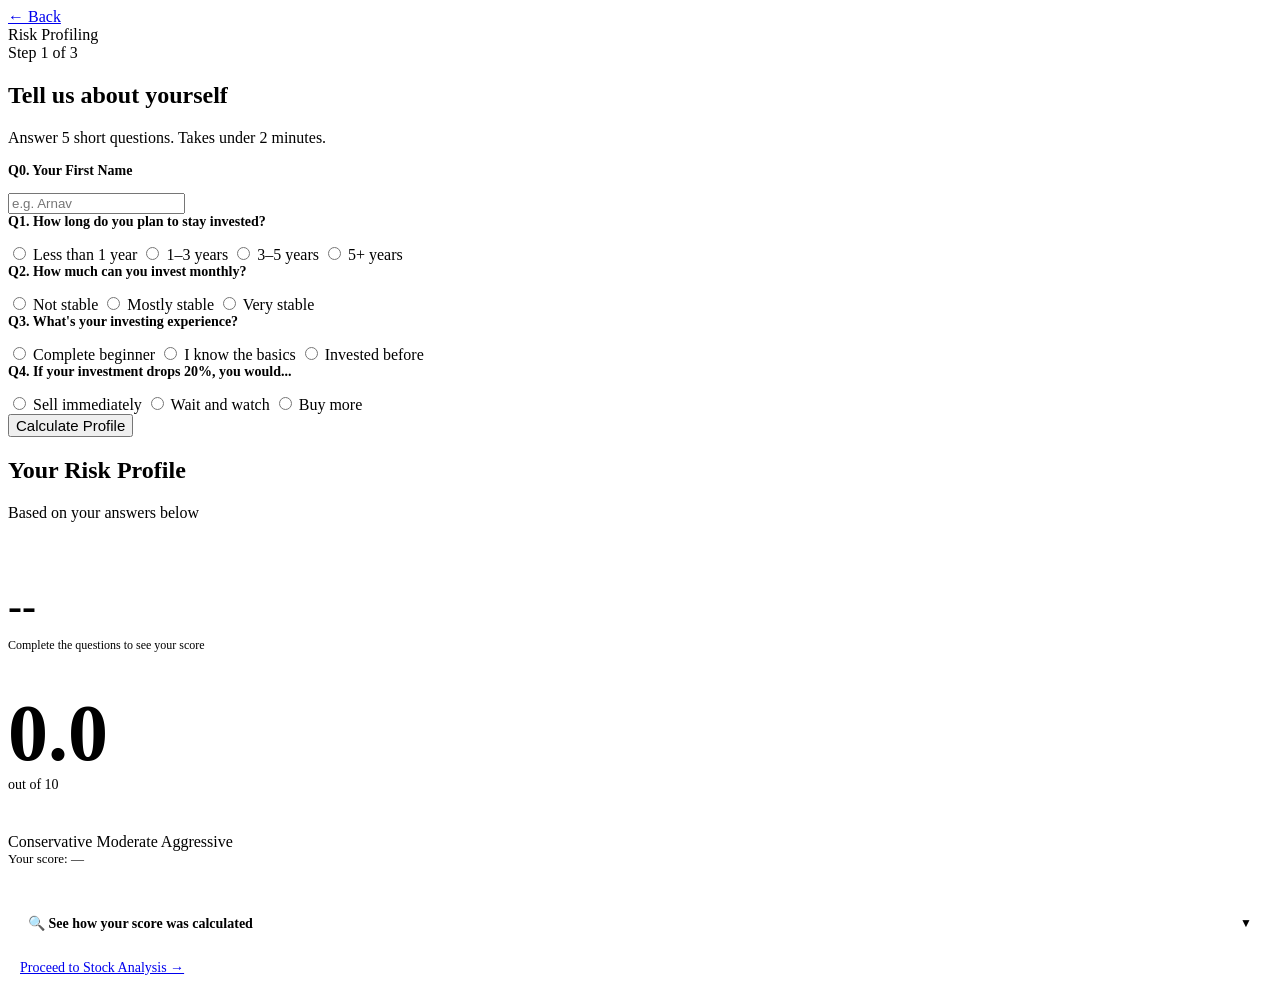
<file: target/classes/templates/risk-profile.html>
<!DOCTYPE html>
<html lang="en" xmlns:th="http://www.thymeleaf.org"
      th:replace="~{layout :: html(pageTitle='Risk Profile', currentPage='risk', content=~{::main})}">
<head></head>
<body>
<main class="sf-main">

  <div class="sf-page-header">
    <a href="/" class="sf-back">← Back</a>
    <div class="sf-page-title">Risk Profiling</div>
    <div class="sf-step-indicator d-flex align-items-center">
      Step 1 of 3
      <div style="display:inline-block;width:40px;height:4px;background:var(--primary);border-radius:2px;margin-left:12px;"></div>
      <div style="display:inline-block;width:15px;height:4px;background:var(--bg-surface);border-radius:2px;margin-left:4px;"></div>
      <div style="display:inline-block;width:15px;height:4px;background:var(--bg-surface);border-radius:2px;margin-left:4px;"></div>
    </div>
  </div>

  <div class="row g-4">
    <!-- Form Side -->
    <div class="col-lg-7">
      <div class="sf-card h-100">
        <h2 class="sf-card-header-main">Tell us about yourself</h2>
        <p class="sf-card-desc mb-5">Answer 5 short questions. Takes under 2 minutes.</p>
        
        <form th:action="@{/calculate-risk}" method="post">
          <div class="mb-4">
            <div style="font-size:14px;font-weight:700;margin-bottom:14px;color:var(--text);">Q0. Your First Name</div>
            <input type="text" name="name" class="sf-input" placeholder="e.g. Arnav" required
                   th:value="${profile != null ? profile.name : ''}" />
          </div>

          <div class="mb-4">
            <div style="font-size:14px;font-weight:700;margin-bottom:14px;color:var(--text);">Q1. How long do you plan to stay invested?</div>
            <div class="d-flex flex-wrap gap-2">
              <input type="radio" class="btn-check" name="horizon" id="h1" value="1" required th:checked="${profile != null and profile.score < 50}">
              <label class="sf-pill" for="h1">Less than 1 year</label>
              <input type="radio" class="btn-check" name="horizon" id="h2" value="2" th:checked="${profile != null and profile.score >= 50 and profile.score < 80}">
              <label class="sf-pill" for="h2">1–3 years</label>
              <input type="radio" class="btn-check" name="horizon" id="h3" value="3" th:checked="${profile != null and profile.score >= 80}">
              <label class="sf-pill" for="h3">3–5 years</label>
              <input type="radio" class="btn-check" name="horizon" id="h4" value="4">
              <label class="sf-pill" for="h4">5+ years</label>
            </div>
          </div>

          <div class="mb-4">
            <div style="font-size:14px;font-weight:700;margin-bottom:14px;color:var(--text);">Q2. How much can you invest monthly?</div>
            <div class="d-flex flex-wrap gap-2">
              <input type="radio" class="btn-check" name="income" id="i1" value="1" required th:checked="${profile != null and profile.score < 50}">
              <label class="sf-pill" for="i1">Not stable</label>
              <input type="radio" class="btn-check" name="income" id="i2" value="2" th:checked="${profile != null and profile.score >= 50 and profile.score < 80}">
              <label class="sf-pill" for="i2">Mostly stable</label>
              <input type="radio" class="btn-check" name="income" id="i3" value="3" th:checked="${profile != null and profile.score >= 80}">
              <label class="sf-pill" for="i3">Very stable</label>
            </div>
          </div>

          <div class="mb-4">
            <div style="font-size:14px;font-weight:700;margin-bottom:14px;color:var(--text);">Q3. What's your investing experience?</div>
            <div class="d-flex flex-wrap gap-2">
              <input type="radio" class="btn-check" name="experience" id="e1" value="1" required th:checked="${profile != null and profile.score < 50}">
              <label class="sf-pill" for="e1">Complete beginner</label>
              <input type="radio" class="btn-check" name="experience" id="e2" value="2" th:checked="${profile != null and profile.score >= 50 and profile.score < 80}">
              <label class="sf-pill" for="e2">I know the basics</label>
              <input type="radio" class="btn-check" name="experience" id="e3" value="3" th:checked="${profile != null and profile.score >= 80}">
              <label class="sf-pill" for="e3">Invested before</label>
            </div>
          </div>
          
          <div class="mb-5">
            <div style="font-size:14px;font-weight:700;margin-bottom:14px;color:var(--text);">Q4. If your investment drops 20%, you would...</div>
            <div class="d-flex flex-wrap gap-2">
              <input type="radio" class="btn-check" name="tolerance" id="t1" value="1" required th:checked="${profile != null and profile.score < 50}">
              <label class="sf-pill" for="t1">Sell immediately</label>
              <input type="radio" class="btn-check" name="tolerance" id="t5" value="5" th:checked="${profile != null and profile.score >= 50 and profile.score < 80}">
              <label class="sf-pill" for="t5">Wait and watch</label>
              <input type="radio" class="btn-check" name="tolerance" id="t10" value="10" th:checked="${profile != null and profile.score >= 80}">
              <label class="sf-pill" for="t10">Buy more</label>
            </div>
          </div>

          <button type="submit" class="sf-btn-primary w-100 py-3" style="font-size:15px;">Calculate Profile</button>
        </form>
      </div>
    </div>

    <!-- Result Side -->
    <div class="col-lg-5">
      <div class="sf-card h-100">
        <div class="d-flex justify-content-between align-items-center mb-3">
          <h2 class="sf-card-header-main m-0">Your Risk Profile</h2>
          <span th:if="${profile}" class="sf-badge"
                th:classappend="${profile.category == 'Conservative' ? ' sf-badge-green' : (profile.category == 'Moderate' ? ' sf-badge-yellow' : ' sf-badge-red')}"
                th:text="${profile.category} + ' INVESTOR'"></span>
        </div>
        <p class="sf-card-desc mb-5">Based on your answers below</p>
        
        <div th:if="${profile == null}" class="text-center" style="margin-top:60px;">
          <div style="font-size:42px;font-weight:900;color:var(--text-dim);">--</div>
          <div style="font-size:12px;color:var(--text-dim);margin-top:8px;">Complete the questions to see your score</div>
        </div>

        <div th:if="${profile != null}">
          <div class="text-center" style="margin: 40px 0;">
            <div id="scoreNum" style="font-size:80px;font-weight:900;line-height:1;margin-bottom:4px;" th:text="${#numbers.formatDecimal(profile.score / 10.0, 1, 1)}"></div>
            <div style="font-size:14px;color:var(--text-muted);">out of 10</div>
          </div>
          
          <div class="sf-gauge">
            <div class="sf-gauge-track">
              <div id="gaugeIndicator" class="sf-gauge-indicator" style="left: 0%;"></div>
            </div>
            <div class="sf-gauge-labels">
              <span>Conservative</span>
              <span>Moderate</span>
              <span>Aggressive</span>
            </div>
            <div class="text-center mt-4" style="font-size:13px;color:var(--text-muted);">
              Your score: <strong style="color:var(--text);" th:text="${#numbers.formatDecimal(profile.score / 10.0, 1, 1)}"></strong> — <span th:text="${profile.category} + ' Zone'"></span>
            </div>
          </div>
          
          <details style="margin-top: 32px; background: var(--bg-surface-2); border-radius: 12px; border: 1px solid var(--border-light); overflow: hidden;">
            <summary style="padding: 16px 20px; font-weight: 700; font-size: 14px; cursor: pointer; list-style: none; display: flex; align-items: center; justify-content: space-between;">
               <span>🔍 See how your score was calculated</span>
               <span style="color: var(--text-muted); font-size: 12px;">▼</span>
            </summary>
            <div style="padding: 0 20px 20px; border-top: 1px solid var(--border-light);">
               
               <!-- Horizon Input -->
               <div style="margin-top: 20px;">
                  <div class="d-flex justify-content-between mb-2">
                     <span style="font-size: 13px; font-weight: 600;">Investment Horizon</span>
                     <span style="font-size: 13px; color: var(--text-muted);"><span th:text="${#numbers.formatDecimal(profile.score * 0.25, 1, 0)}"></span> / 25 pts</span>
                  </div>
                  <div style="width: 100%; height: 8px; background: var(--bg-base); border-radius: 4px; overflow: hidden; display: flex;">
                     <div th:style="'height: 100%; background: var(--primary); width: ' + (${profile.score * 0.25} / 25 * 100) + '%;'"></div>
                  </div>
               </div>
               
               <!-- Income Input -->
               <div style="margin-top: 16px;">
                  <div class="d-flex justify-content-between mb-2">
                     <span style="font-size: 13px; font-weight: 600;">Income Range</span>
                     <span style="font-size: 13px; color: var(--text-muted);"><span th:text="${#numbers.formatDecimal(profile.score * 0.20, 1, 0)}"></span> / 20 pts</span>
                  </div>
                  <div style="width: 100%; height: 8px; background: var(--bg-base); border-radius: 4px; overflow: hidden; display: flex;">
                     <div th:style="'height: 100%; background: var(--primary); width: ' + (${profile.score * 0.20} / 20 * 100) + '%;'"></div>
                  </div>
               </div>

               <!-- Experience Input -->
               <div style="margin-top: 16px;">
                  <div class="d-flex justify-content-between mb-2">
                     <span style="font-size: 13px; font-weight: 600;">Experience Level</span>
                     <span style="font-size: 13px; color: var(--text-muted);"><span th:text="${#numbers.formatDecimal(profile.score * 0.20, 1, 0)}"></span> / 20 pts</span>
                  </div>
                  <div style="width: 100%; height: 8px; background: var(--bg-base); border-radius: 4px; overflow: hidden; display: flex;">
                     <div th:style="'height: 100%; background: var(--primary); width: ' + (${profile.score * 0.20} / 20 * 100) + '%;'"></div>
                  </div>
               </div>

               <!-- Tolerance Input -->
               <div style="margin-top: 16px;">
                  <div class="d-flex justify-content-between mb-2">
                     <span style="font-size: 13px; font-weight: 600;">Risk Tolerance</span>
                     <span style="font-size: 13px; color: var(--text-muted);"><span th:text="${#numbers.formatDecimal(profile.score * 0.35, 1, 0)}"></span> / 35 pts</span>
                  </div>
                  <div style="width: 100%; height: 8px; background: var(--bg-base); border-radius: 4px; overflow: hidden; display: flex;">
                     <div th:style="'height: 100%; background: var(--primary); width: ' + (${profile.score * 0.35} / 35 * 100) + '%;'"></div>
                  </div>
               </div>
               
               <div style="margin-top: 20px; padding-top: 16px; border-top: 1px dashed var(--border-light); display: flex; justify-content: space-between; align-items: center; font-weight: 800;">
                  <span>Total Score</span>
                  <span style="color: var(--primary);" th:text="${profile.score} + ' / 100'"></span>
               </div>
               
               <div style="margin-top: 16px; font-size: 13px; color: var(--text-muted); line-height: 1.5;"
                    th:text="${profile.category == 'Conservative' ? 'Your lower risk tolerance and focus on stability kept your score in the Conservative category.' : (profile.category == 'Aggressive' ? 'Your high risk tolerance and longer investment horizon pushed your score into the Aggressive category.' : 'Your balanced view on risk and return placed you solidly in the Moderate category.')}">
               </div>

            </div>
          </details>
          
          <div class="mt-5 text-center">
             <a href="/stock-analysis" class="sf-btn-outline" style="width:100%; display:block; padding:12px; font-size:14px;">Proceed to Stock Analysis →</a>
          </div>
        </div>
      </div>
    </div>
  </div>

  <!-- Score Animation Script -->
  <script th:if="${profile != null}" th:inline="javascript">
    /*<![CDATA[*/
    const finalScore = /*[[${profile.score}]]*/ 0;
    const categoryName = /*[[${profile.category}]]*/ 'Moderate';
    
    document.addEventListener("DOMContentLoaded", () => {
      // Gauge Animation
      const indicator = document.getElementById('gaugeIndicator');
      if (indicator) {
        indicator.style.transition = 'left 1.2s cubic-bezier(0.22, 1, 0.36, 1)'; // Duration set exactly to 1200ms
        // Trigger reflow to apply initial 0%
        void indicator.offsetWidth;
        indicator.style.left = finalScore + '%';
      }
      
      // Number Count-up Animation
      const scoreNum = document.getElementById('scoreNum');
      if (scoreNum) {
        const target = finalScore / 10.0;
        const duration = 1200; // Match gauge duration
        const startTime = performance.now();
        
        scoreNum.innerText = "0.0"; // Start at 0
        
        const animate = (time) => {
          let elapsed = time - startTime;
          let progress = Math.min(elapsed / duration, 1);
          // Ease-out cubic formula
          let easeProgress = 1 - Math.pow(1 - progress, 3); 
          scoreNum.innerText = (target * easeProgress).toFixed(1);
          
          if (progress < 1) {
             requestAnimationFrame(animate);
          } else {
             // Show summary sentence via DOM injection precisely when counting finishes
             const summaryContainer = document.querySelector('.sf-gauge-labels').nextElementSibling;
             if(summaryContainer && !document.getElementById('cat-summary')) {
                const sentence = categoryName === 'Conservative' 
                     ? "You prefer to protect what you have over chasing big gains."
                     : (categoryName === 'Aggressive' 
                        ? "You're comfortable with big swings in exchange for higher potential returns." 
                        : "You're open to some risk if it means better long-term returns.");
                        
                const summaryDiv = document.createElement('div');
                summaryDiv.id = 'cat-summary';
                summaryDiv.style.marginTop = '12px';
                summaryDiv.style.fontSize = '12px';
                summaryDiv.style.color = 'var(--text)';
                summaryDiv.style.fontWeight = '600';
                summaryDiv.style.opacity = '0';
                summaryDiv.style.transform = 'translateY(10px)';
                summaryDiv.style.transition = 'all 0.5s ease';
                summaryDiv.innerText = sentence;
                
                summaryContainer.appendChild(summaryDiv);
                
                // trigger animation
                setTimeout(() => {
                    summaryDiv.style.opacity = '1';
                    summaryDiv.style.transform = 'translateY(0)';
                }, 50);
             }
          }
        };
        setTimeout(() => requestAnimationFrame(animate), 50);
      }
    });
    /*]]>*/
  </script>

</main>
</body>
</html>
</file>
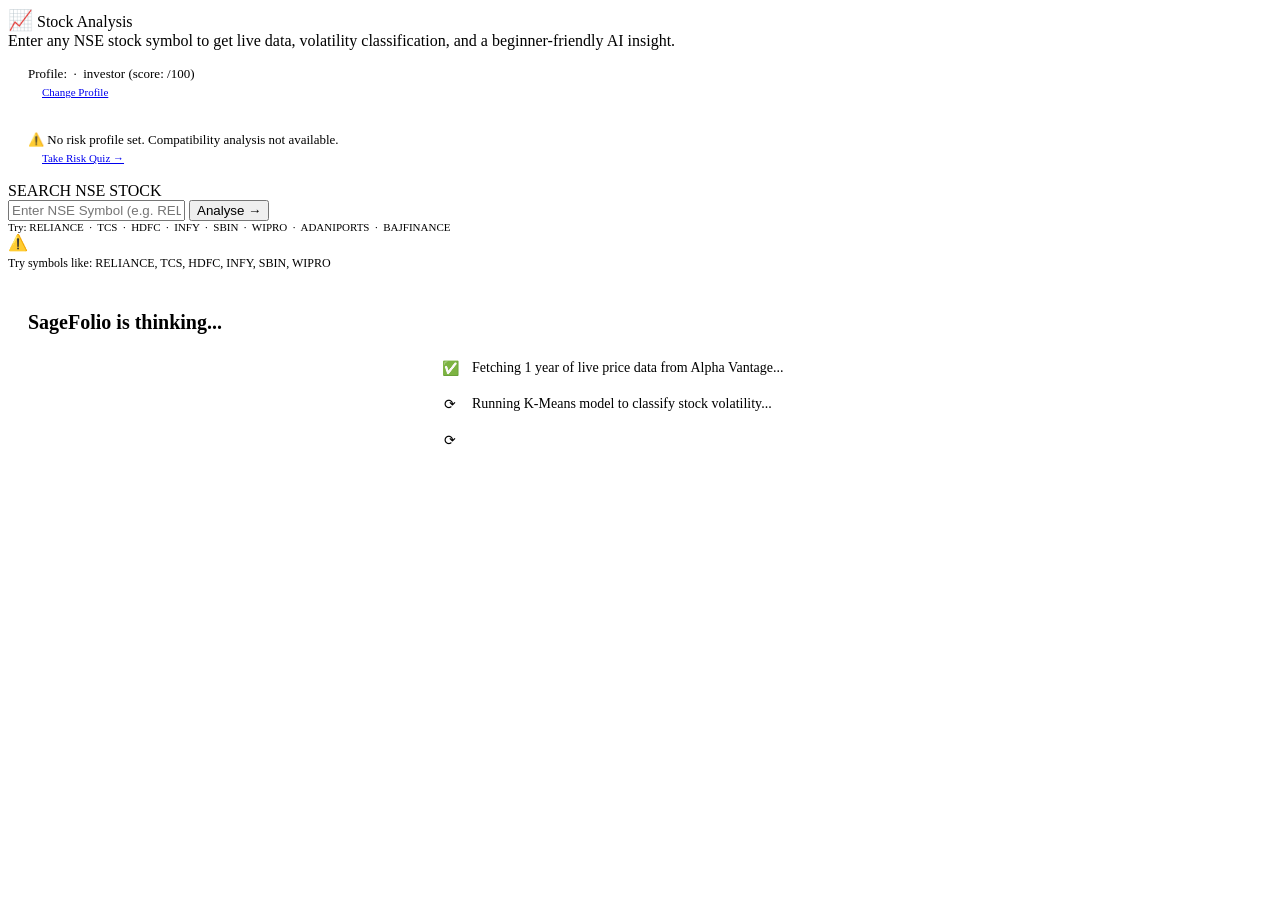
<file: target/classes/templates/stock-dashboard.html>
<!DOCTYPE html>
<html lang="en" xmlns:th="http://www.thymeleaf.org"
      th:replace="~{layout :: html(pageTitle='Stock Analysis', currentPage='stocks', content=~{::main})}">
<head></head>
<body>
<main class="sf-main">

  <!-- ── Page header ──────────────────────────────── -->
  <div class="sf-page-header">
    <div class="sf-page-title"><span style="font-size:20px;">📈</span> Stock Analysis</div>
    <div class="sf-step-indicator">Enter any NSE stock symbol to get live data, volatility classification, and a beginner-friendly AI insight.</div>
  </div>

  <!-- ── Profile Banner ────────────────────────────── -->
  <div th:if="${profile != null}" class="sf-card mb-4 d-flex align-items-center justify-content-between flex-wrap gap-2" style="padding:16px 20px;">
    <div style="font-size:13px;color:var(--text-dim);">
      Profile: <strong style="color:var(--text);" th:text="${profile.name}"></strong>
      &nbsp;·&nbsp;
      <strong th:text="${profile.category}"
            th:classappend="${profile.category == 'Conservative' ? ' text-conservative' : (profile.category == 'Moderate' ? ' text-moderate' : ' text-aggressive')}"></strong>
      investor (score: <span th:text="${profile.score}"></span>/100)
    </div>
    <a href="/risk-profile" class="sf-btn-outline" style="font-size:11px;padding:6px 14px;">Change Profile</a>
  </div>
  <div th:if="${profile == null}" class="sf-card mb-4 d-flex align-items-center justify-content-between flex-wrap gap-2" style="padding:16px 20px;">
    <div style="font-size:13px;color:var(--text-dim);">⚠️ No risk profile set. Compatibility analysis not available.</div>
    <a href="/risk-profile" class="sf-btn-outline" style="font-size:11px;padding:6px 14px;">Take Risk Quiz →</a>
  </div>

  <!-- ── Search bar ──────────────────────────────── -->
  <div class="sf-card mb-4">
    <div class="sf-card-title">SEARCH NSE STOCK</div>
    <form th:action="@{/stock/analyse}" method="get" class="mb-0">
      <div class="d-flex gap-3 align-items-center">
        <input class="sf-input flex-grow-1" type="text" name="symbol" placeholder="Enter NSE Symbol (e.g. RELIANCE, TCS, INFY, HDFC, SBIN)" required
               th:value="${stock != null ? stock.symbol : ''}"/>
        <button type="submit" class="sf-btn-primary" id="analyseBtn" onclick="showSpinner()" style="white-space:nowrap;">Analyse →</button>
      </div>
    </form>
    <div class="mt-3" style="font-size:11px;color:var(--text-dim);">
      Try: RELIANCE &nbsp;·&nbsp; TCS &nbsp;·&nbsp; HDFC &nbsp;·&nbsp; INFY &nbsp;·&nbsp; SBIN &nbsp;·&nbsp; WIPRO &nbsp;·&nbsp; ADANIPORTS &nbsp;·&nbsp; BAJFINANCE
    </div>
    <div id="sf-loading" class="text-center mt-3" style="display:none !important;">
      <div class="sf-spinner"></div>
      <p style="font-size:12px;color:var(--text-muted);margin-top:10px;margin-bottom:0;">Fetching live data from Alpha Vantage…</p>
    </div>
  </div>

  <!-- ── Error box ──────────────────────────────── -->
  <div th:if="${error}" class="sf-card mb-4" style="background:var(--red-bg); border-color:var(--red);">
    <div style="color:var(--red);">
      ⚠️ <strong th:text="${error}"></strong>
    </div>
    <div style="color:var(--text-muted);font-size:12px;margin-top:4px;">Try symbols like: RELIANCE, TCS, HDFC, INFY, SBIN, WIPRO</div>
  </div>

  <!-- ── Dashboard (only if stock data available) ── -->
  <div th:if="${stock != null}" id="dashboardContent" style="display: none; opacity: 0; transition: opacity 0.8s ease;">

    <!-- Row 1: Header strip -->
    <div class="sf-card mb-4 d-flex align-items-center justify-content-between flex-wrap gap-3">
      <div class="d-flex align-items-center gap-3">
        <div style="font-size:26px;font-weight:900;letter-spacing:1px;color:var(--text);" th:text="${stock.symbol}"></div>
        <span class="sf-badge sf-badge-primary px-3 py-2" th:text="${stock.trend}" style="font-size:11px;"></span>
        <span class="sf-badge px-3 py-2" style="font-size:11px;"
              th:classappend="${volatilityLabel == 'Low' ? ' sf-badge-green' : (volatilityLabel == 'High' ? ' sf-badge-red' : ' sf-badge-yellow')}"
              th:text="${volatilityLabel} + ' Volatility'"></span>
      </div>
      <div>
        <div style="font-size:32px;font-weight:900;text-align:right;color:var(--text);" th:text="'₹' + ${#numbers.formatDecimal(stock.currentPrice,1,2)}"></div>
        <div style="font-size:13px;text-align:right;font-weight:700;"
             th:classappend="${stock.yearReturn >= 0 ? ' text-conservative' : ' text-aggressive'}"
             th:text="(${stock.yearReturn >= 0} ? '+' : '') + ${#numbers.formatDecimal(stock.yearReturn,1,2)} + '% (1Y)'"></div>
      </div>
    </div>

    <!-- Row 2: Price Chart -->
    <div class="sf-card mb-4" style="padding: 24px 24px 12px;">
      <div class="sf-card-title d-flex align-items-center gap-3 mb-4">
        PRICE HISTORY — 1 YEAR (NSE)
        <span class="sf-badge sf-badge-primary px-2" style="font-size:10px;">LIVE · ALPHA VANTAGE</span>
      </div>
      <div style="position:relative; height:300px; width:100%;">
          <canvas id="priceChart"></canvas>
      </div>
    </div>

    <!-- Row 3: Metrics + Cluster + Compatibility -->
    <div class="row g-4 mb-4">
      <!-- Metrics -->
      <div class="col-md-4">
        <div class="sf-card h-100">
          <div class="sf-card-title">VOLATILITY METRICS</div>
          <div class="d-flex flex-column gap-3 mt-4">
            <div class="d-flex justify-content-between align-items-end" style="border-bottom:1px solid var(--border);padding-bottom:12px;">
              <span style="font-size:12px;color:var(--text-muted);font-weight:600;text-transform:uppercase;">StdDev %</span>
              <span style="font-size:18px;font-weight:800;color:var(--text);" th:text="${#numbers.formatDecimal(stock.stddev,1,2)}"></span>
            </div>
            <div class="d-flex justify-content-between align-items-end" style="border-bottom:1px solid var(--border);padding-bottom:12px;">
              <span style="font-size:12px;color:var(--text-muted);font-weight:600;text-transform:uppercase;">ATR (14d)</span>
              <span style="font-size:18px;font-weight:800;color:var(--text);" th:text="'₹' + ${#numbers.formatDecimal(stock.atr,1,2)}"></span>
            </div>
            <div class="d-flex justify-content-between align-items-end">
              <span style="font-size:12px;color:var(--text-muted);font-weight:600;text-transform:uppercase;">Max Drawdown</span>
              <span style="font-size:18px;font-weight:800;color:var(--text);" th:text="${#numbers.formatDecimal(stock.drawdown,1,2)} + '%'"></span>
            </div>
          </div>
        </div>
      </div>

      <!-- Cluster -->
      <div class="col-md-4">
        <div class="sf-card h-100 text-center d-flex flex-column justify-content-center pt-5">
          <div class="sf-card-title mt-0 position-absolute" style="top:24px;left:24px;text-align:left;">PRICE STABILITY</div>
          <div class="mb-3">
             <div style="width:48px;height:48px;border-radius:50%;margin:0 auto;box-shadow:0 0 20px rgba(255,255,255,0.1); display: flex; align-items: center; justify-content: center;"
                  th:styleappend="${volatilityLabel == 'Low' ? 'background:var(--green);box-shadow:0 0 20px var(--green);' : (volatilityLabel == 'High' ? 'background:var(--red);box-shadow:0 0 20px var(--red);' : 'background:var(--yellow);box-shadow:0 0 20px var(--yellow);')}">
                  <span style="font-size: 20px;">🌊</span>
             </div>
          </div>
          <div style="font-size:24px;font-weight:800;"
               th:classappend="${volatilityLabel == 'Low' ? ' text-conservative' : (volatilityLabel == 'High' ? ' text-aggressive' : ' text-moderate')}"
               th:text="${volatilityLabel} + ' Volatility'"></div>
               
          <!-- Volatility Dots -->
          <div class="d-flex justify-content-center gap-1 mt-2 mb-2">
             <div th:style="'width:8px;height:8px;border-radius:50%;background:' + (${volatilityLabel == 'Low' or volatilityLabel == 'Medium' or volatilityLabel == 'High'} ? 'var(--primary)' : 'var(--border)')"></div>
             <div th:style="'width:8px;height:8px;border-radius:50%;background:' + (${volatilityLabel == 'Medium' or volatilityLabel == 'High'} ? 'var(--primary)' : 'var(--border)')"></div>
             <div th:style="'width:8px;height:8px;border-radius:50%;background:' + (${volatilityLabel == 'High'} ? 'var(--primary)' : 'var(--border)')"></div>
          </div>

          <!-- Explanation text -->
          <div style="font-size:12px;color:var(--text);margin-top:8px;line-height:1.5;padding:0 12px;"
               th:text="${volatilityLabel == 'Low' ? 'This stock&apos;s price moves slowly and steadily. Lower surprise risk.' : (volatilityLabel == 'Medium' ? 'This stock has moderate price swings. Normal for most investors.' : 'This stock can move sharply in short periods. Higher surprise risk.')}">
          </div>

          <div style="font-size:10px;color:var(--text-dim);margin-top:16px;">Classified by K-Means AI model</div>
        </div>
      </div>

      <!-- Compatibility -->
      <div class="col-md-4">
        <div class="sf-card h-100 text-center d-flex flex-column justify-content-center pt-5">
          <div class="sf-card-title mt-0 position-absolute" style="top:24px;left:24px;text-align:left;">IS THIS STOCK RIGHT FOR YOU?</div>
          <div th:if="${profile != null}">
            
            <!-- VS Matchup -->
            <div class="d-flex justify-content-between align-items-center mb-3" style="background: var(--bg-surface-2); border-radius: 8px; padding: 12px 16px;">
               <div style="text-align: center; flex: 1;">
                 <div style="font-size: 10px; color: var(--text-muted); text-transform: uppercase; margin-bottom: 2px;">You</div>
                 <div style="font-size: 13px; font-weight: 700; color: var(--text);" th:text="${profile.category} + ' Investor'"></div>
               </div>
               <div style="font-size: 11px; font-weight: 800; color: var(--text-muted); padding: 0 12px;">VS</div>
               <div style="text-align: center; flex: 1;">
                 <div style="font-size: 10px; color: var(--text-muted); text-transform: uppercase; margin-bottom: 2px;">This Stock</div>
                 <div style="font-size: 13px; font-weight: 700; color: var(--text);" th:text="${volatilityLabel} + ' Volatility'"></div>
               </div>
            </div>

            <div style="font-size:42px;font-weight:900;line-height:1;margin-bottom:8px;"
                 th:classappend="${compatibility == 'Good Match' ? ' text-conservative' : (compatibility == 'High Risk Mismatch' ? ' text-aggressive' : ' text-moderate')}"
                 th:text="${compatScore} + '%'"></div>
            <div class="mb-3">
              <span class="sf-badge px-3 py-2" style="font-size:12px;"
                    th:classappend="${compatibility == 'Good Match' ? ' sf-badge-green' : (compatibility == 'High Risk Mismatch' ? ' sf-badge-red' : ' sf-badge-yellow')}"
                    th:text="${compatibility}"></span>
            </div>
            
            <!-- Explanation text -->
            <div style="font-size:12px;color:var(--text);margin-top:8px;line-height:1.5;padding:0 8px;"
                 th:text="${compatibility == 'Good Match' ? 'This stock&apos;s price behaviour fits well within what a ' + profile.category + ' investor can comfortably handle.' : (compatibility == 'High Risk Mismatch' ? 'This stock moves more aggressively than your profile suggests you&apos;re comfortable with.' : 'This stock is manageable for you but has some risk periods to watch out for.')}">
            </div>

            <div style="font-size:10px;color:var(--text-dim);margin-top:16px;">Scored by Decision Tree classifier · ~88% accuracy</div>
          </div>
          <div th:if="${profile == null}">
            <div style="font-size:13px;color:var(--text-muted);margin-bottom:16px;">Complete your risk profile to see compatibility</div>
            <a href="/risk-profile" class="sf-btn-outline" style="padding:10px 20px;">Take Quiz →</a>
          </div>
        </div>
      </div>
    </div>

    <!-- Row 4: Gemini Insight -->
    <div class="sf-card mb-4" style="background:linear-gradient(180deg, var(--bg-surface) 0%, rgba(99,102,241,0.05) 100%);border-color:rgba(99,102,241,0.2);">
      <div class="sf-card-title d-flex align-items-center gap-2">
        <span style="font-size:16px;">🤖</span> AI INSIGHT · GEMINI 1.5 FLASH
      </div>
      
      <!-- What Gemini was told Section -->
      <details style="margin-top: 16px; margin-bottom: 20px; background: var(--bg-surface); border-radius: 8px; border: 1px solid var(--border); overflow: hidden;">
        <summary style="padding: 12px 16px; font-weight: 600; font-size: 13px; cursor: pointer; list-style: none; display: flex; align-items: center; justify-content: space-between; color: var(--text-muted);">
           <span>🧠 What Gemini was told</span>
           <span style="font-size: 10px;">▼</span>
        </summary>
        <div style="padding: 0 16px 16px; border-top: 1px solid var(--border);">
           <div style="font-size: 12px; color: var(--text-muted); margin: 12px 0 8px;">Gemini AI was given these 6 data points about you and this stock:</div>
           <div class="d-flex flex-wrap gap-2">
             <span class="sf-badge" style="background: var(--bg-surface-2); color: var(--text-muted); font-weight: 600;" th:text="'[' + ${stock.symbol} + ']'"></span>
             <span class="sf-badge" style="background: var(--bg-surface-2); color: var(--text-muted); font-weight: 600;" th:text="'[' + ${volatilityLabel} + ' Volatility]'"></span>
             <span class="sf-badge" style="background: var(--bg-surface-2); color: var(--text-muted); font-weight: 600;" th:text="'[' + ${stock.trend} + ']'"></span>
             <span class="sf-badge" style="background: var(--bg-surface-2); color: var(--text-muted); font-weight: 600;" th:text="'[' + (${stock.yearReturn >= 0} ? '+' : '') + ${#numbers.formatDecimal(stock.yearReturn,1,1)} + '% return]'"></span>
             <span th:if="${profile != null}" class="sf-badge" style="background: var(--bg-surface-2); color: var(--text-muted); font-weight: 600;" th:text="'[' + ${compatibility} + ']'"></span>
             <span th:if="${profile != null}" class="sf-badge" style="background: var(--bg-surface-2); color: var(--text-muted); font-weight: 600;" th:text="'[' + ${profile.category} + ' Investor]'"></span>
           </div>
        </div>
      </details>

      <div style="font-size:15px;line-height:1.6;color:var(--text);margin-top:8px;" th:text="${insight}"></div>
    </div>

  </div>

  <!-- SageFolio Thinking Animation Container -->
  <div th:if="${stock != null}" id="thinkingSequence" class="sf-card mb-4 text-center" style="padding: 40px 20px;">
    <div style="font-size: 20px; font-weight: 800; margin-bottom: 24px;">SageFolio is thinking...</div>
    
    <div style="display: flex; flex-direction: column; gap: 16px; max-width: 400px; margin: 0 auto; text-align: left;">
      <!-- Step 1 -->
      <div class="thinking-step" style="display: flex; align-items: center; gap: 12px; font-size: 14px; color: var(--text); opacity: 0; animation: fadeInStep 0.5s forwards;">
         <span class="step-icon" style="flex-shrink: 0; width: 20px; height: 20px; display: inline-flex; justify-content: center; align-items: center;">⟳</span>
         <span>Fetching 1 year of live price data from Alpha Vantage...</span>
      </div>
      <!-- Step 2 -->
      <div class="thinking-step" style="display: flex; align-items: center; gap: 12px; font-size: 14px; color: var(--text); opacity: 0; animation: fadeInStep 0.5s forwards 0.5s;">
         <span class="step-icon" style="flex-shrink: 0; width: 20px; height: 20px; display: inline-flex; justify-content: center; align-items: center;">⟳</span>
         <span>Running K-Means model to classify stock volatility...</span>
      </div>
      <!-- Step 3 -->
      <div class="thinking-step" style="display: flex; align-items: center; gap: 12px; font-size: 14px; color: var(--text); opacity: 0; animation: fadeInStep 0.5s forwards 1.0s;">
         <span class="step-icon" style="flex-shrink: 0; width: 20px; height: 20px; display: inline-flex; justify-content: center; align-items: center;">⟳</span>
         <span th:text="${profile != null ? 'Scoring compatibility with your ' + profile.category + ' investor profile...' : 'Analyzing profile missing...'}"></span>
      </div>
    </div>
  </div>

  <style>
    @keyframes fadeInStep {
      from { opacity: 0; transform: translateY(10px); }
      to { opacity: 1; transform: translateY(0); }
    }
    .spin {
      animation: spin 1s linear infinite;
    }
    @keyframes spin { 100% { transform: rotate(360deg); } }
  </style>

  <script th:if="${stock != null}" th:inline="javascript">
    /*<![CDATA[*/
    // Sequential Animation Logic
    document.addEventListener("DOMContentLoaded", () => {
      const steps = document.querySelectorAll('.thinking-step');
      const icons = document.querySelectorAll('.step-icon');
      
      // Start spinners as they appear
      setTimeout(() => icons[0].classList.add('spin'), 0);
      setTimeout(() => icons[1].classList.add('spin'), 500);
      setTimeout(() => icons[2].classList.add('spin'), 1000);

      // Resolve them to checkmarks
      setTimeout(() => { icons[0].classList.remove('spin'); icons[0].innerHTML = '✅'; }, 500);
      setTimeout(() => { icons[1].classList.remove('spin'); icons[1].innerHTML = '✅'; }, 1000);
      setTimeout(() => { icons[2].classList.remove('spin'); icons[2].innerHTML = '✅'; }, 1500);

      // Hide sequence and show dashboard
      setTimeout(() => {
        document.getElementById('thinkingSequence').style.display = 'none';
        const dash = document.getElementById('dashboardContent');
        dash.style.display = 'block';
        // Render chart AFTER making dashboard visible so canvas sizes correctly
        renderChart();
        // small timeout to allow display:block to take effect before opacity transition
        setTimeout(() => dash.style.opacity = '1', 50);
      }, 2000);
    });

    const dates  = /*[[${stock.dates}]]*/  [];
    const closes = /*[[${stock.closePrices}]]*/ [];
    const ma20   = /*[[${stock.ma20}]]*/ [];

    const ctx = document.getElementById('priceChart').getContext('2d');
    Chart.defaults.font.family = 'Inter';

    let chartInstance = null;

    function renderChart() {
      if (chartInstance) chartInstance.destroy();
      
      const isLight = document.body.classList.contains('light-mode');
      const textColor = isLight ? '#475569' : '#94a3b8';
      const gridColor = isLight ? 'rgba(203, 213, 225, 0.5)' : 'rgba(31, 41, 61, 0.5)';
      const tooltipBg = isLight ? '#ffffff' : '#070d19';
      const tooltipBorder = isLight ? '#e2e8f0' : '#1f293d';
      const tooltipText = isLight ? '#0f172a' : '#f8fafc';

      Chart.defaults.color = textColor;

      chartInstance = new Chart(ctx, {
        type: 'line',
        data: {
          labels: dates,
          datasets: [
            {
              label: 'Close Price',
              data: closes,
              borderColor: '#6366f1',
              backgroundColor: 'rgba(99,102,241,0.1)',
              borderWidth: 2,
              pointRadius: 0,
              pointHoverRadius: 4,
              tension: 0.1,
              fill: true,
            },
            {
              label: '20-Day MA',
              data: ma20,
              borderColor: '#a855f7',
              borderWidth: 2,
              borderDash: [5, 5],
              pointRadius: 0,
              pointHoverRadius: 0,
              tension: 0.1,
              fill: false,
            }
          ]
        },
        options: {
          responsive: true,
          maintainAspectRatio: false,
          interaction: { mode: 'index', intersect: false },
          plugins: {
            legend: { display: false },
            tooltip: {
              backgroundColor: tooltipBg,
              borderColor: tooltipBorder,
              borderWidth: 1,
              titleColor: tooltipText,
              bodyColor: textColor,
              padding: 12,
              displayColors: false,
              callbacks: {
                label: function(ctx) {
                  if (ctx.raw == null) return null;
                  return ctx.dataset.label + ': \u20B9' + ctx.raw.toFixed(2);
                }
              }
            }
          },
          scales: {
            x: {
              ticks: { maxTicksLimit: 7, maxRotation: 0, font: { size: 11 } },
              grid: { color: gridColor }
            },
            y: {
              position: 'right',
              ticks: { font: { size: 11 }, callback: v => '\u20B9' + v },
              grid: { color: gridColor }
            }
          }
        }
      });
    }

    // Only render on theme change if dashboard is visible
    window.addEventListener('themeChanged', () => {
       if (document.getElementById('dashboardContent').style.display === 'block') {
           renderChart();
       }
    });

    function showSpinner() {
      document.getElementById('sf-loading').style.display = 'block';
    }
    /*]]>*/
  </script>
  <script th:if="${stock == null}">
    function showSpinner() {
      document.getElementById('sf-loading').style.removeProperty('display');
      document.getElementById('sf-loading').style.display = 'block';
    }
  </script>

</main>
</body>
</html>
</file>
